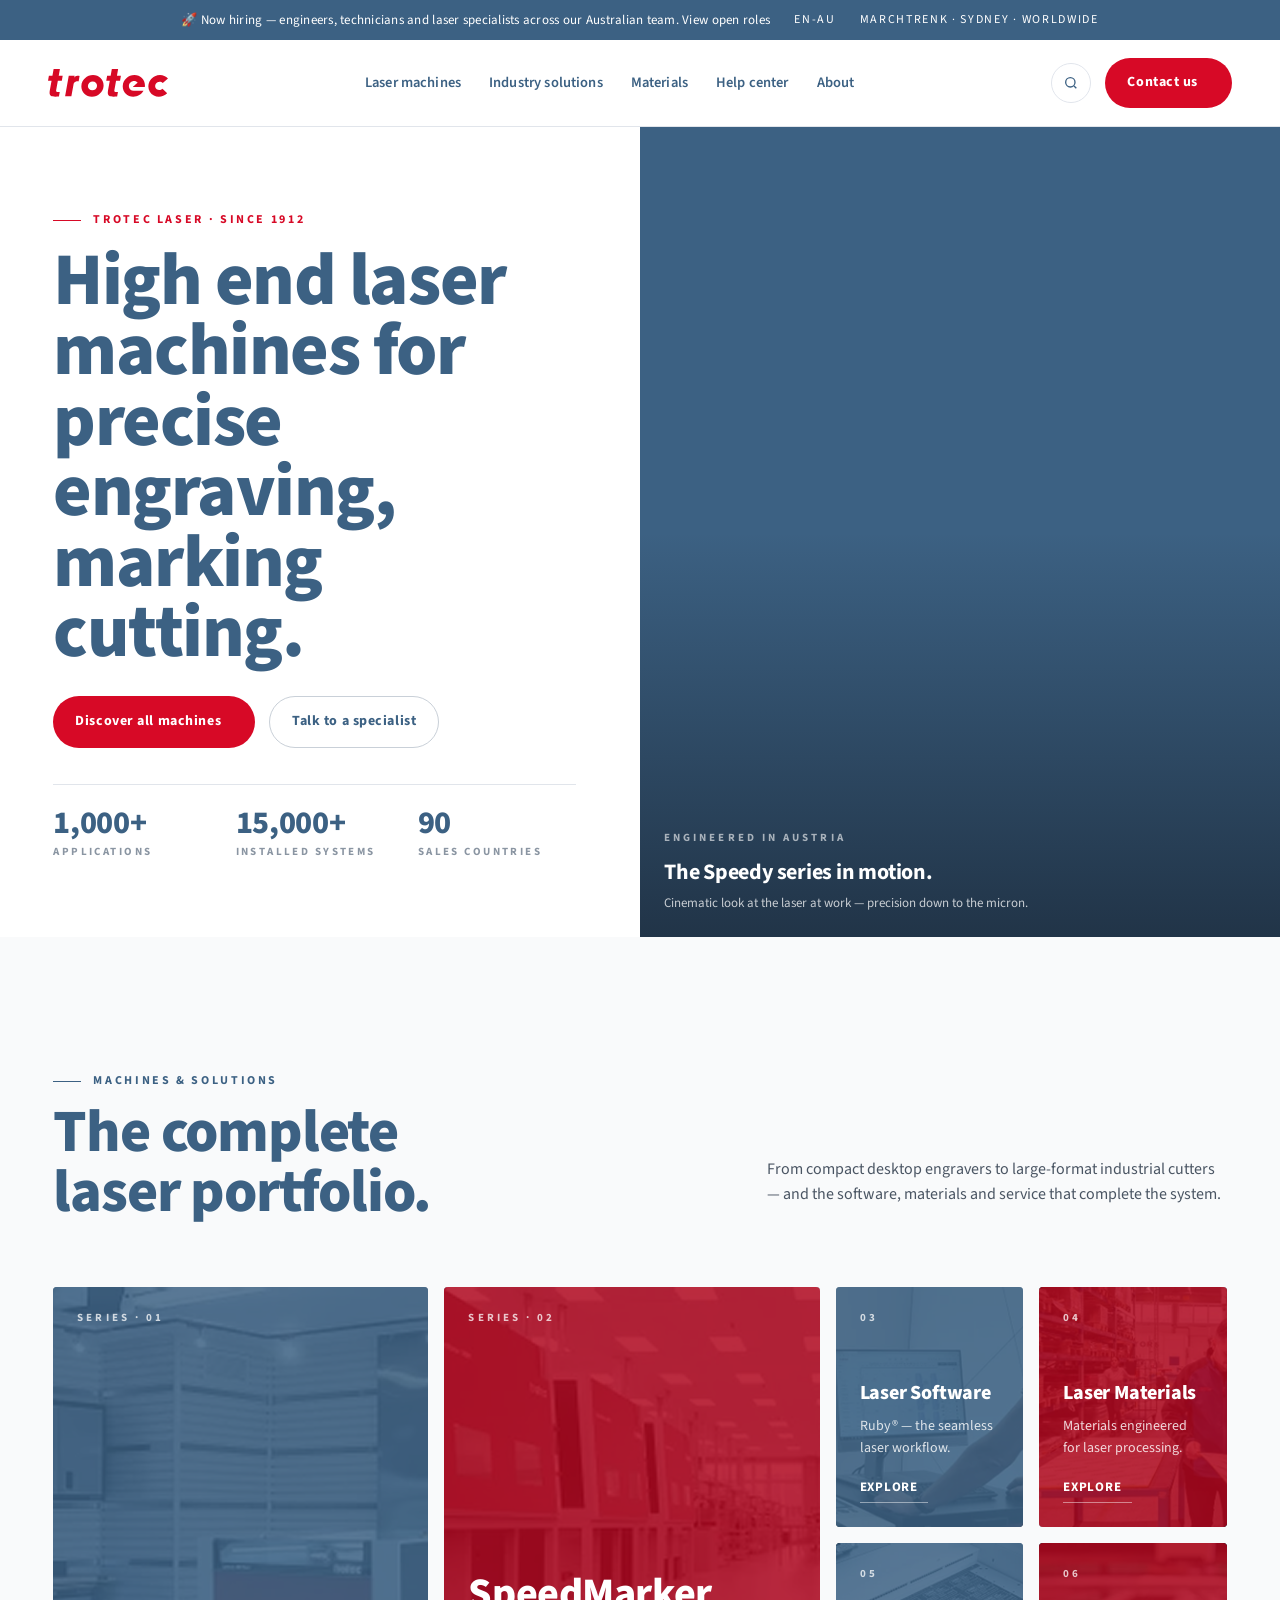
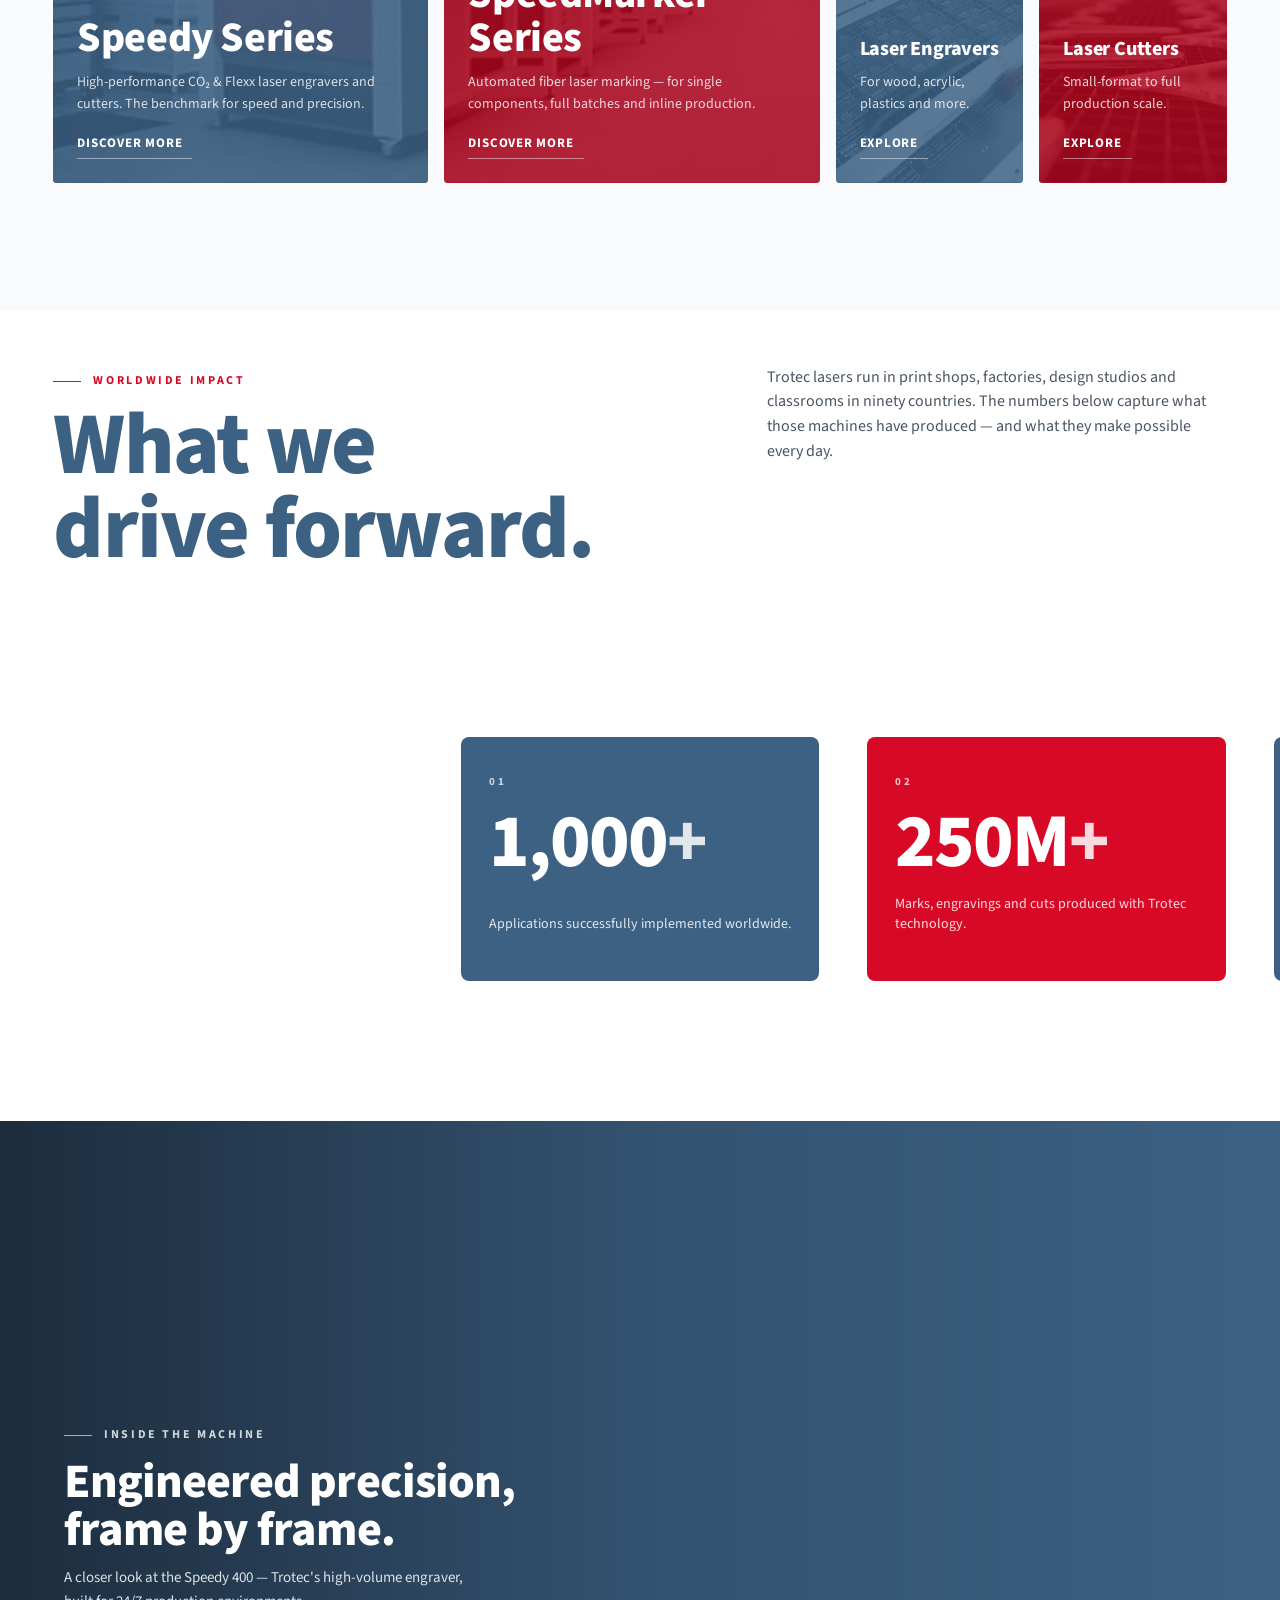
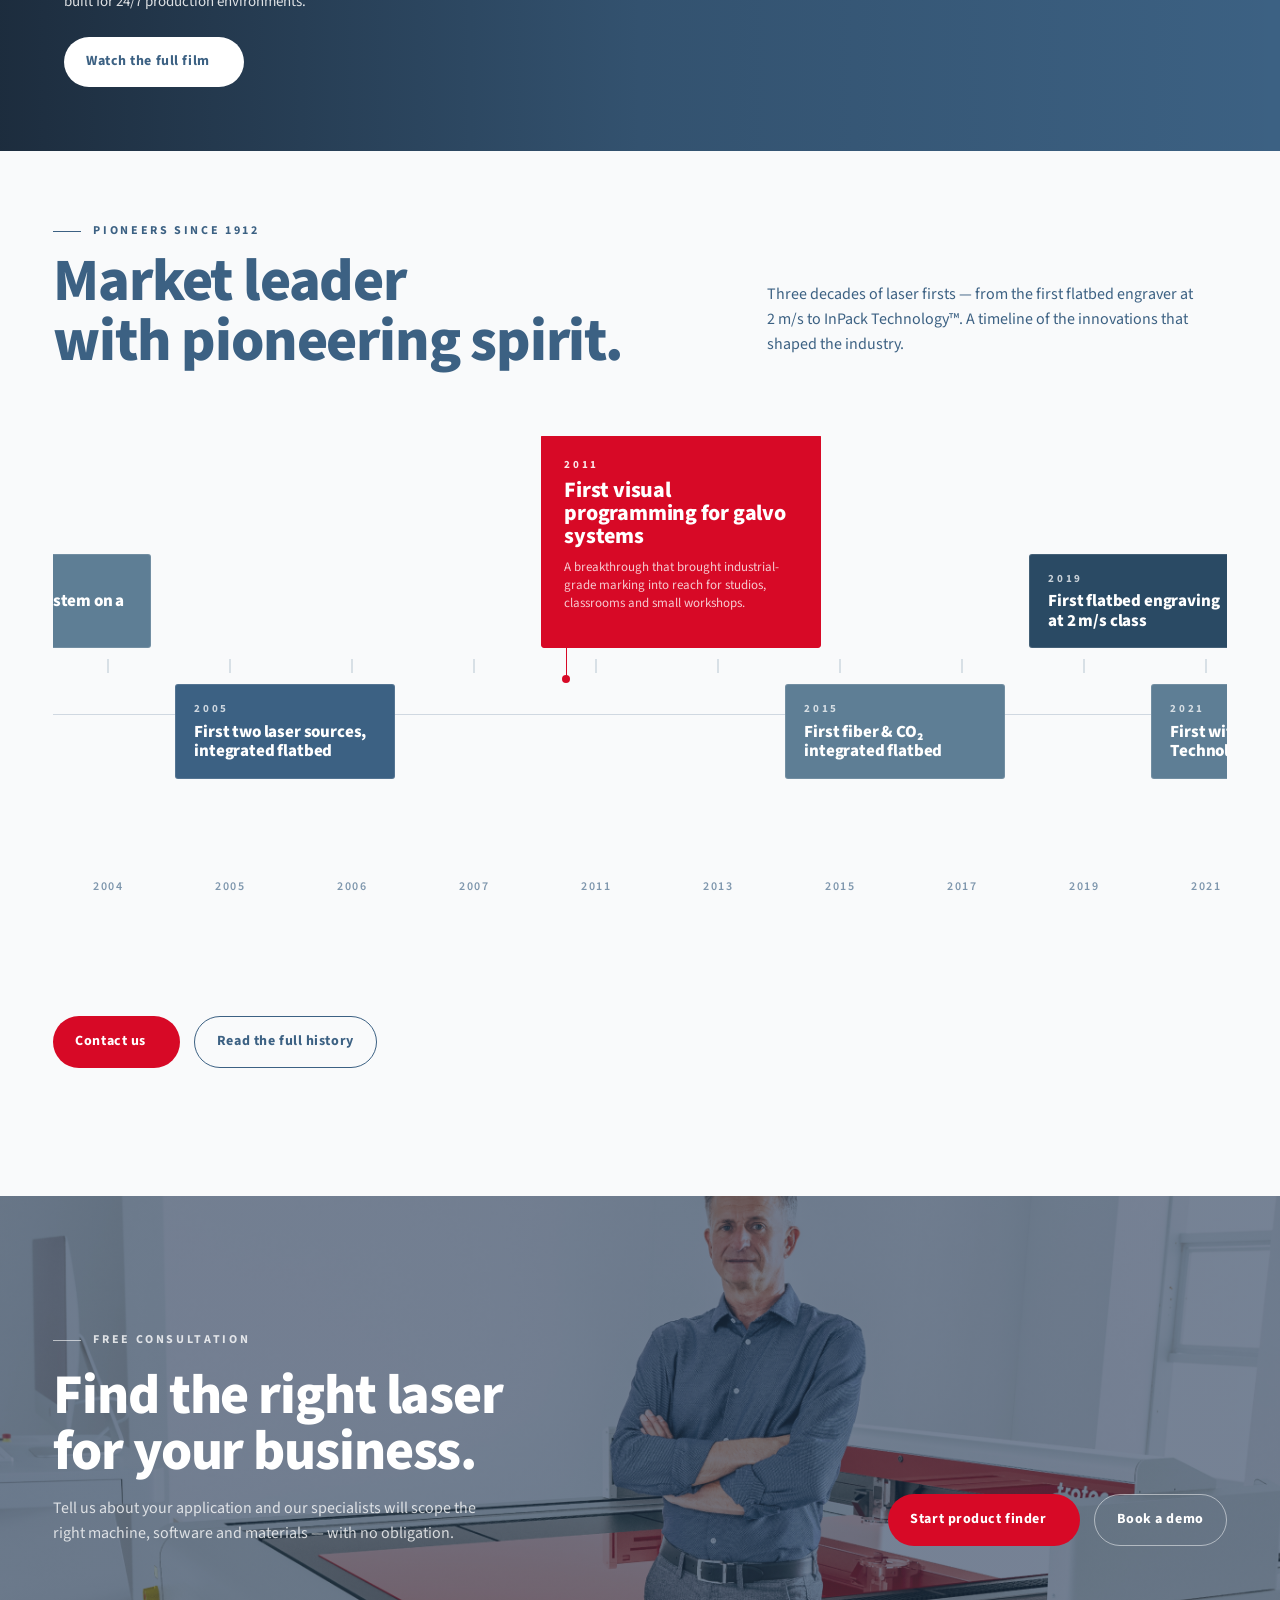
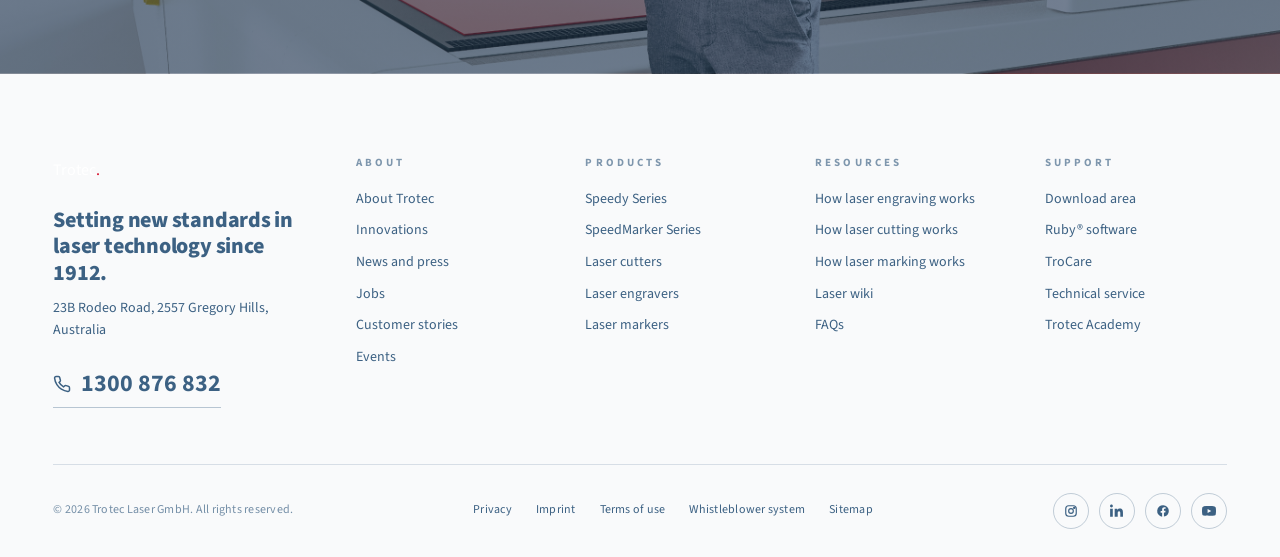
<file: index.html>
<!doctype html>
<html lang="en">
<head>
<meta charset="utf-8">
<meta name="viewport" content="width=device-width, initial-scale=1">
<title>Trotec Laser — Precision laser machines for engraving, marking & cutting</title>
<link rel="preconnect" href="https://fonts.googleapis.com">
<link rel="preconnect" href="https://fonts.gstatic.com" crossorigin>
<link href="https://fonts.googleapis.com/css2?family=Source+Sans+3:ital,wght@0,200;0,300;0,400;0,500;0,600;0,700;0,800;0,900;1,400&display=swap" rel="stylesheet">
<link rel="stylesheet" href="style.css">

</head>
<body>

<!-- ============================================================
     ANNOUNCEMENT STRIP
============================================================ -->
<div class="strip">
  <div class="container strip__inner">
    <div>🚀 Now hiring — engineers, technicians and laser specialists across our Australian team. <a href="#">View open roles</a></div>
    <div class="strip__meta">
      <span>en-AU</span>
      <span>Marchtrenk · Sydney · Worldwide</span>
    </div>
  </div>
</div>

<!-- ============================================================
     HEADER
============================================================ -->
<header class="header">
  <div class="container nav">
    <a class="brand" href="#" aria-label="Trotec">
      <img class="brand__logo" src="trotec-logo.svg" alt="Trotec">
    </a>
    <nav>
      <ul class="menu">
        <li><a href="#products">Laser machines</a></li>
        <li><a href="#">Industry solutions</a></li>
        <li><a href="#">Materials</a></li>
        <li><a href="#">Help center</a></li>
        <li><a href="#timeline">About</a></li>
      </ul>
    </nav>
    <div class="nav__actions">
      <button class="icon-btn" aria-label="Search">
        <svg viewBox="0 0 24 24" fill="none" stroke="currentColor" stroke-width="2"><circle cx="11" cy="11" r="7"/><path d="m20 20-3.5-3.5"/></svg>
      </button>
      <a class="btn btn-primary" href="#cta">Contact us <span class="arr"></span></a>
    </div>
  </div>
</header>

<!-- ============================================================
     HERO
============================================================ -->
<section class="hero">


  <div class="container">
    <div class="hero__grid">
      <div class="hero__copy reveal">
        <span class="eyebrow">Trotec Laser · Since 1912</span>
        <h1 class="display">
          High end laser machines for<br>
    precise engraving, marking cutting.
        </h1>

        <div class="hero__cta">
          <a class="btn btn-primary" href="#products">Discover all machines <span class="arr"></span></a>
          <a class="btn btn-ghost" href="#cta">Talk to a specialist</a>
        </div>
        <div class="hero__meta">
          <div><strong>1,000+</strong><span>Applications</span></div>
          <div><strong>15,000+</strong><span>Installed systems</span></div>
          <div><strong>90</strong><span>Sales countries</span></div>
        </div>
      </div>

      <div class="hero__video reveal" aria-label="Trotec Speedy 400 in operation">
        <video autoplay muted loop playsinline preload="metadata" poster="">
          <source src="trotec-laser-intro.mp4" type="video/mp4">
        </video>
        <div class="hero__video-caption">
          <span class="kicker" style="color:rgba(255,255,255,.6)">Engineered in Austria</span>
          <h3>The Speedy series in motion.</h3>
          <p>Cinematic look at the laser at work — precision down to the micron.</p>
        </div>
      </div>
    </div>
  </div>
</section>

<!-- ============================================================
     PRODUCTS (slide 38)
============================================================ -->
<section class="section section--paper" id="products">
  <div class="container">
    <div class="s-head">
      <div>
        <span class="eyebrow blue">Machines &amp; Solutions</span>
        <h2>The complete<br>laser portfolio.</h2>
      </div>
      <p class="s-head__lead">
        From compact desktop engravers to large-format industrial cutters — and the
        software, materials and service that complete the system.
      </p>
    </div>

    <div class="products">
      <a class="card card--xl reveal" href="#">
        <div class="card__media bg-speedy"></div>
        <span class="card__num">SERIES · 01</span>
        <h3 class="card__title">Speedy Series</h3>
        <p class="card__desc">High-performance CO₂ &amp; Flexx laser engravers and cutters. The benchmark for speed and precision.</p>
        <span class="card__cta">Discover more <span class="arr"></span></span>
      </a>

      <a class="card card--xl reveal" href="#">
        <div class="card__media bg-speedmarker"></div>
        <span class="card__num">SERIES · 02</span>
        <h3 class="card__title">SpeedMarker Series</h3>
        <p class="card__desc">Automated fiber laser marking — for single components, full batches and inline production.</p>
        <span class="card__cta">Discover more <span class="arr"></span></span>
      </a>

      <a class="card card--md reveal" href="#">
        <div class="card__media bg-software"></div>
        <span class="card__num">03</span>
        <h3 class="card__title">Laser Software</h3>
        <p class="card__desc">Ruby® — the seamless laser workflow.</p>
        <span class="card__cta">Explore <span class="arr"></span></span>
      </a>

      <a class="card card--md reveal" href="#">
        <div class="card__media bg-materials"></div>
        <span class="card__num">04</span>
        <h3 class="card__title">Laser Materials</h3>
        <p class="card__desc">Materials engineered for laser processing.</p>
        <span class="card__cta">Explore <span class="arr"></span></span>
      </a>

      <a class="card card--md reveal" href="#">
        <div class="card__media bg-engravers"></div>
        <span class="card__num">05</span>
        <h3 class="card__title">Laser Engravers</h3>
        <p class="card__desc">For wood, acrylic, plastics and more.</p>
        <span class="card__cta">Explore <span class="arr"></span></span>
      </a>

      <a class="card card--md reveal" href="#">
        <div class="card__media bg-cutter"></div>
        <span class="card__num">06</span>
        <h3 class="card__title">Laser Cutters</h3>
        <p class="card__desc">Small-format to full production scale.</p>
        <span class="card__cta">Explore <span class="arr"></span></span>
      </a>
    </div>
  </div>
</section>

<!-- ============================================================
     STATS (slide 52) — "What we drive"
============================================================ -->
<section class="section stats">
  <!-- Decorative globe -->
  <div class="stats__bg" aria-hidden="true">
    <video autoplay muted loop playsinline preload="metadata">
      <source src="globe-2.mov" type="video/mp4">
    </video>
  </div>

  <div class="container">
    <div class="stats__intro reveal">
      <div>
        <span class="eyebrow">Worldwide impact</span>
        <h2>What we<br>drive forward.</h2>
      </div>
      <p>
        Trotec lasers run in print shops, factories, design studios and classrooms in
        ninety countries. The numbers below capture what those machines have produced —
        and what they make possible every day.
      </p>
    </div>

    <div class="stat-grid reveal" role="region" aria-label="Trotec key figures" tabindex="0">
      <div class="stat">
        <span class="stat__index">01</span>
        <div class="stat__num">1,000<span class="stat__plus">+</span></div>
        <p class="stat__label">Applications successfully implemented worldwide.</p>
      </div>
      <div class="stat stat--accent">
        <span class="stat__index">02</span>
        <div class="stat__num">250M<span class="stat__plus">+</span></div>
        <p class="stat__label">Marks, engravings and cuts produced with Trotec technology.</p>
      </div>
      <div class="stat stat--blue">
        <span class="stat__index">03</span>
        <div class="stat__num">15,000<span class="stat__plus">+</span></div>
        <p class="stat__label">Installed laser systems across industry, education and craft.</p>
      </div>
      <div class="stat stat--accent">
        <span class="stat__index">04</span>
        <div class="stat__num">96<span class="stat__plus">%</span></div>
        <p class="stat__label">Customer satisfaction across our worldwide service network.</p>
      </div>
      <div class="stat stat--blue">
        <span class="stat__index">05</span>
        <div class="stat__num">90<span class="stat__plus">+</span></div>
        <p class="stat__label">Countries served by our worldwide sales and service network.</p>
      </div>
      <div class="stat stat--accent">
        <span class="stat__index">06</span>
        <div class="stat__num">25<span class="stat__plus">+</span></div>
        <p class="stat__label">Years of pioneering innovation in industrial laser technology.</p>
      </div>
      <div class="stat stat--blue">
        <span class="stat__index">07</span>
        <div class="stat__num">40K<span class="stat__plus">+</span></div>
        <p class="stat__label">Satisfied customers across every continent and industry.</p>
      </div>
    </div>
  </div>
</section>

<!-- ============================================================
     FEATURE VIDEO BAND
============================================================ -->
<section class="section section--full-video">
  <div class="feature-video reveal">
    <video autoplay muted loop playsinline preload="metadata">
      <source src="trotec-laser-intro.mp4" type="video/mp4">
    </video>
    <div class="feature-video__copy">
      <span class="eyebrow light">Inside the machine</span>
      <h3>Engineered precision,<br>frame by frame.</h3>
      <p>A closer look at the Speedy 400 — Trotec's high-volume engraver, built for 24/7 production environments.</p>
      <a class="btn btn-light" href="#">Watch the full film <span class="arr"></span></a>
    </div>
  </div>
</section>

<!-- ============================================================
     TIMELINE (slide 51)
============================================================ -->
<section class="section section--ink" id="timeline">
  <div class="container timeline-wrap">
    <div class="s-head">
      <div>
        <span class="eyebrow light">Pioneers since 1912</span>
        <h2>Market leader<br>with pioneering spirit.</h2>
      </div>
      <p class="s-head__lead">
        Three decades of laser firsts — from the first flatbed engraver at 2&nbsp;m/s
        to InPack&nbsp;Technology™. A timeline of the innovations that shaped the industry.
      </p>
    </div>

    <div class="timeline-rail reveal">
      <div class="timeline-track" id="timelineTrack">

        <div class="year-col">
          <div class="milestone milestone--alt milestone--above" style="right:auto; min-width:180px;">
            <span class="milestone__year">1998</span>
            <div class="milestone__title">Flatbed engraver at 2 m/s</div>
          </div>
          <span class="year-col__y">1998</span>
        </div>
        <div class="year-col"><span class="year-col__y">1999</span></div>
        <div class="year-col"><span class="year-col__y">2000</span></div>
        <div class="year-col">
          <div class="milestone milestone--below" style="min-width:180px;">
            <span class="milestone__year">2001</span>
            <div class="milestone__title">Laser software without printer driver</div>
          </div>
          <span class="year-col__y">2001</span>
        </div>
        <div class="year-col"><span class="year-col__y">2002</span></div>
        <div class="year-col">
          <div class="milestone milestone--alt milestone--above">
            <span class="milestone__year">2003</span>
            <div class="milestone__title">First vision system on a laser plotter</div>
          </div>
          <span class="year-col__y">2003</span>
        </div>
        <div class="year-col"><span class="year-col__y">2004</span></div>
        <div class="year-col">
          <div class="milestone milestone--below">
            <span class="milestone__year">2005</span>
            <div class="milestone__title">First two laser sources, integrated flatbed</div>
          </div>
          <span class="year-col__y">2005</span>
        </div>
        <div class="year-col"><span class="year-col__y">2006</span></div>
        <div class="year-col"><span class="year-col__y">2007</span></div>
        <div class="year-col">
          <!-- The accent / featured milestone -->
          <div class="milestone milestone--accent milestone--above" style="right:auto;">
            <span class="milestone__year">2011</span>
            <div class="milestone__title">First visual programming for galvo systems</div>
            <p class="milestone__body">A breakthrough that brought industrial-grade marking into reach for studios, classrooms and small workshops.</p>
          </div>
          <span class="year-col__y">2011</span>
        </div>
        <div class="year-col"><span class="year-col__y">2013</span></div>
        <div class="year-col">
          <div class="milestone milestone--alt milestone--below">
            <span class="milestone__year">2015</span>
            <div class="milestone__title">First fiber &amp; CO₂ integrated flatbed</div>
          </div>
          <span class="year-col__y">2015</span>
        </div>
        <div class="year-col"><span class="year-col__y">2017</span></div>
        <div class="year-col">
          <div class="milestone milestone--above" style="background:#2a4a64;">
            <span class="milestone__year">2019</span>
            <div class="milestone__title">First flatbed engraving at 2 m/s class</div>
          </div>
          <span class="year-col__y">2019</span>
        </div>
        <div class="year-col">
          <div class="milestone milestone--alt milestone--below">
            <span class="milestone__year">2021</span>
            <div class="milestone__title">First with InPack Technology™</div>
          </div>
          <span class="year-col__y">2021</span>
        </div>
        <div class="year-col"><span class="year-col__y">2023</span></div>
        <div class="year-col"><span class="year-col__y">2024</span></div>
        <div class="year-col">
          <div class="milestone milestone--above" style="background:#2a4a64;">
            <span class="milestone__year">2026</span>
            <div class="milestone__title">Next-gen Ruby® workflow platform</div>
          </div>
          <span class="year-col__y">2026</span>
        </div>

      </div>
    </div>

    <div style="display:flex; gap:14px; margin-top:24px;">
      <a class="btn btn-primary" href="#cta">Contact us <span class="arr"></span></a>
      <a class="btn btn-outline-blue" href="#">Read the full history</a>
    </div>
  </div>
</section>

<!-- ============================================================
     CTA
============================================================ -->
<section class="section section--cta-full" id="cta">
  <div class="container">
    <div class="cta-block reveal">
      <div>
        <span class="eyebrow light">Free consultation</span>
        <h2>Find the right laser<br>for your business.</h2>
        <p>Tell us about your application and our specialists will scope the right machine,
          software and materials — with no obligation.</p>
      </div>
      <div class="cta-block__actions">
        <a class="btn btn-primary" href="#">Start product finder <span class="arr"></span></a>
        <a class="btn btn-outline-light" href="#">Book a demo</a>
      </div>
    </div>
  </div>
</section>

<!-- ============================================================
     FOOTER
============================================================ -->
<footer class="footer">
  <div class="container">
    <div class="footer__top">
      <div class="footer__brand">
        <a class="brand" href="#" style="color:#fff;">
          <span class="brand__mark"></span>
          <span>Trotec<span style="color:var(--red)">.</span></span>
        </a>
        <h4>Setting new standards in laser technology since 1912.</h4>
        <p>23B Rodeo Road, 2557 Gregory Hills, Australia</p>
        <a class="footer__phone" href="tel:1300876832">
          <svg viewBox="0 0 24 24" fill="none" stroke="currentColor" stroke-width="2" width="18" height="18"><path d="M22 16.92v3a2 2 0 0 1-2.18 2 19.79 19.79 0 0 1-8.63-3.07 19.5 19.5 0 0 1-6-6A19.79 19.79 0 0 1 2.12 4.18 2 2 0 0 1 4.11 2h3a2 2 0 0 1 2 1.72 12.84 12.84 0 0 0 .7 2.81 2 2 0 0 1-.45 2.11L8.09 9.91a16 16 0 0 0 6 6l1.27-1.27a2 2 0 0 1 2.11-.45 12.84 12.84 0 0 0 2.81.7A2 2 0 0 1 22 16.92z"/></svg>
          1300 876 832
        </a>
      </div>
      <div class="footer__col">
        <h5>About</h5>
        <ul>
          <li><a href="#">About Trotec</a></li>
          <li><a href="#">Innovations</a></li>
          <li><a href="#">News and press</a></li>
          <li><a href="#">Jobs</a></li>
          <li><a href="#">Customer stories</a></li>
          <li><a href="#">Events</a></li>
        </ul>
      </div>
      <div class="footer__col">
        <h5>Products</h5>
        <ul>
          <li><a href="#">Speedy Series</a></li>
          <li><a href="#">SpeedMarker Series</a></li>
          <li><a href="#">Laser cutters</a></li>
          <li><a href="#">Laser engravers</a></li>
          <li><a href="#">Laser markers</a></li>
        </ul>
      </div>
      <div class="footer__col">
        <h5>Resources</h5>
        <ul>
          <li><a href="#">How laser engraving works</a></li>
          <li><a href="#">How laser cutting works</a></li>
          <li><a href="#">How laser marking works</a></li>
          <li><a href="#">Laser wiki</a></li>
          <li><a href="#">FAQs</a></li>
        </ul>
      </div>
      <div class="footer__col">
        <h5>Support</h5>
        <ul>
          <li><a href="#">Download area</a></li>
          <li><a href="#">Ruby® software</a></li>
          <li><a href="#">TroCare</a></li>
          <li><a href="#">Technical service</a></li>
          <li><a href="#">Trotec Academy</a></li>
        </ul>
      </div>
    </div>

    <div class="footer__bottom">
      <div>© 2026 Trotec Laser GmbH. All rights reserved.</div>
      <div class="footer__legal">
        <a href="#">Privacy</a>
        <a href="#">Imprint</a>
        <a href="#">Terms of use</a>
        <a href="#">Whistleblower system</a>
        <a href="#">Sitemap</a>
      </div>
      <div class="footer__social">
        <a href="#" aria-label="Instagram"><svg viewBox="0 0 24 24" fill="none" stroke="currentColor" stroke-width="2"><rect x="3" y="3" width="18" height="18" rx="5"/><circle cx="12" cy="12" r="4"/><circle cx="17.5" cy="6.5" r="1" fill="currentColor"/></svg></a>
        <a href="#" aria-label="LinkedIn"><svg viewBox="0 0 24 24" fill="currentColor"><path d="M4.98 3.5C4.98 4.88 3.87 6 2.5 6S0 4.88 0 3.5 1.12 1 2.5 1s2.48 1.12 2.48 2.5zM.22 8h4.56v14H.22V8zM8 8h4.37v1.92h.06c.61-1.15 2.09-2.36 4.31-2.36 4.61 0 5.46 3.03 5.46 6.98V22h-4.55v-6.16c0-1.47-.03-3.36-2.05-3.36-2.05 0-2.37 1.6-2.37 3.26V22H8V8z"/></svg></a>
        <a href="#" aria-label="Facebook"><svg viewBox="0 0 24 24" fill="currentColor"><path d="M22 12a10 10 0 1 0-11.5 9.88v-7H8v-2.88h2.5V9.4c0-2.48 1.48-3.86 3.74-3.86 1.08 0 2.21.19 2.21.19v2.43h-1.25c-1.23 0-1.61.76-1.61 1.55v1.87h2.74L15.9 14.5h-2.31v6.99A10 10 0 0 0 22 12z"/></svg></a>
        <a href="#" aria-label="YouTube"><svg viewBox="0 0 24 24" fill="currentColor"><path d="M23.5 6.2a3 3 0 0 0-2.1-2.1C19.5 3.5 12 3.5 12 3.5s-7.5 0-9.4.6A3 3 0 0 0 .5 6.2 31 31 0 0 0 0 12a31 31 0 0 0 .5 5.8 3 3 0 0 0 2.1 2.1c1.9.6 9.4.6 9.4.6s7.5 0 9.4-.6a3 3 0 0 0 2.1-2.1A31 31 0 0 0 24 12a31 31 0 0 0-.5-5.8zM9.6 15.6V8.4l6.3 3.6-6.3 3.6z"/></svg></a>
      </div>
    </div>
  </div>
</footer>

<script>
  // Reveal-on-scroll
  const io = new IntersectionObserver((entries) => {
    entries.forEach(e => {
      if (e.isIntersecting) {
        e.target.classList.add('is-in');
        io.unobserve(e.target);
      }
    });
  }, { threshold: 0.4 });
  document.querySelectorAll('.reveal').forEach(el => io.observe(el));

  // Auto-scroll the timeline to the accent milestone on load (centered)
  window.addEventListener('load', () => {
    const track = document.getElementById('timelineTrack');
    const accent = track && track.querySelector('.milestone--accent');
    if (track && accent) {
      const target = accent.parentElement.offsetLeft - (track.clientWidth / 2) + (accent.parentElement.offsetWidth / 2);
      track.scrollTo({ left: Math.max(0, target), behavior: 'smooth' });
    }
  });
</script>

</body>
</html>
</file>
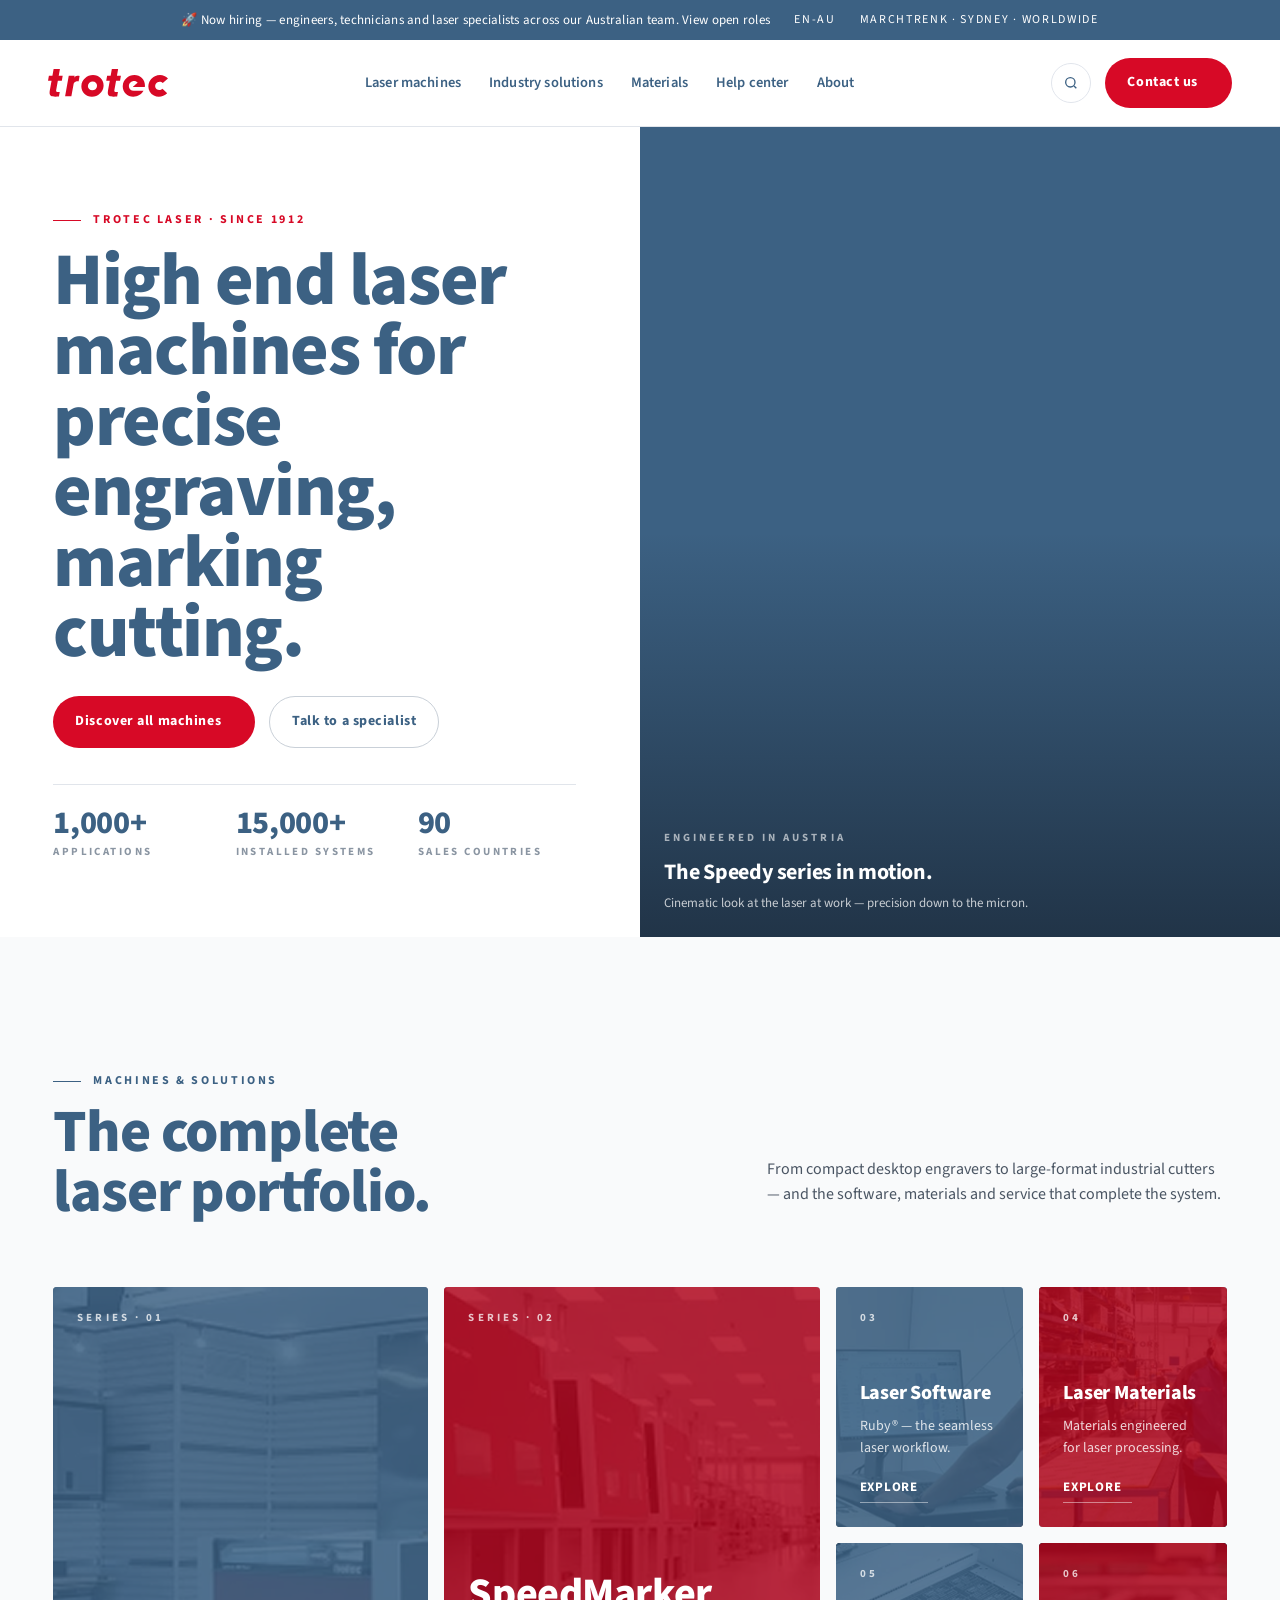
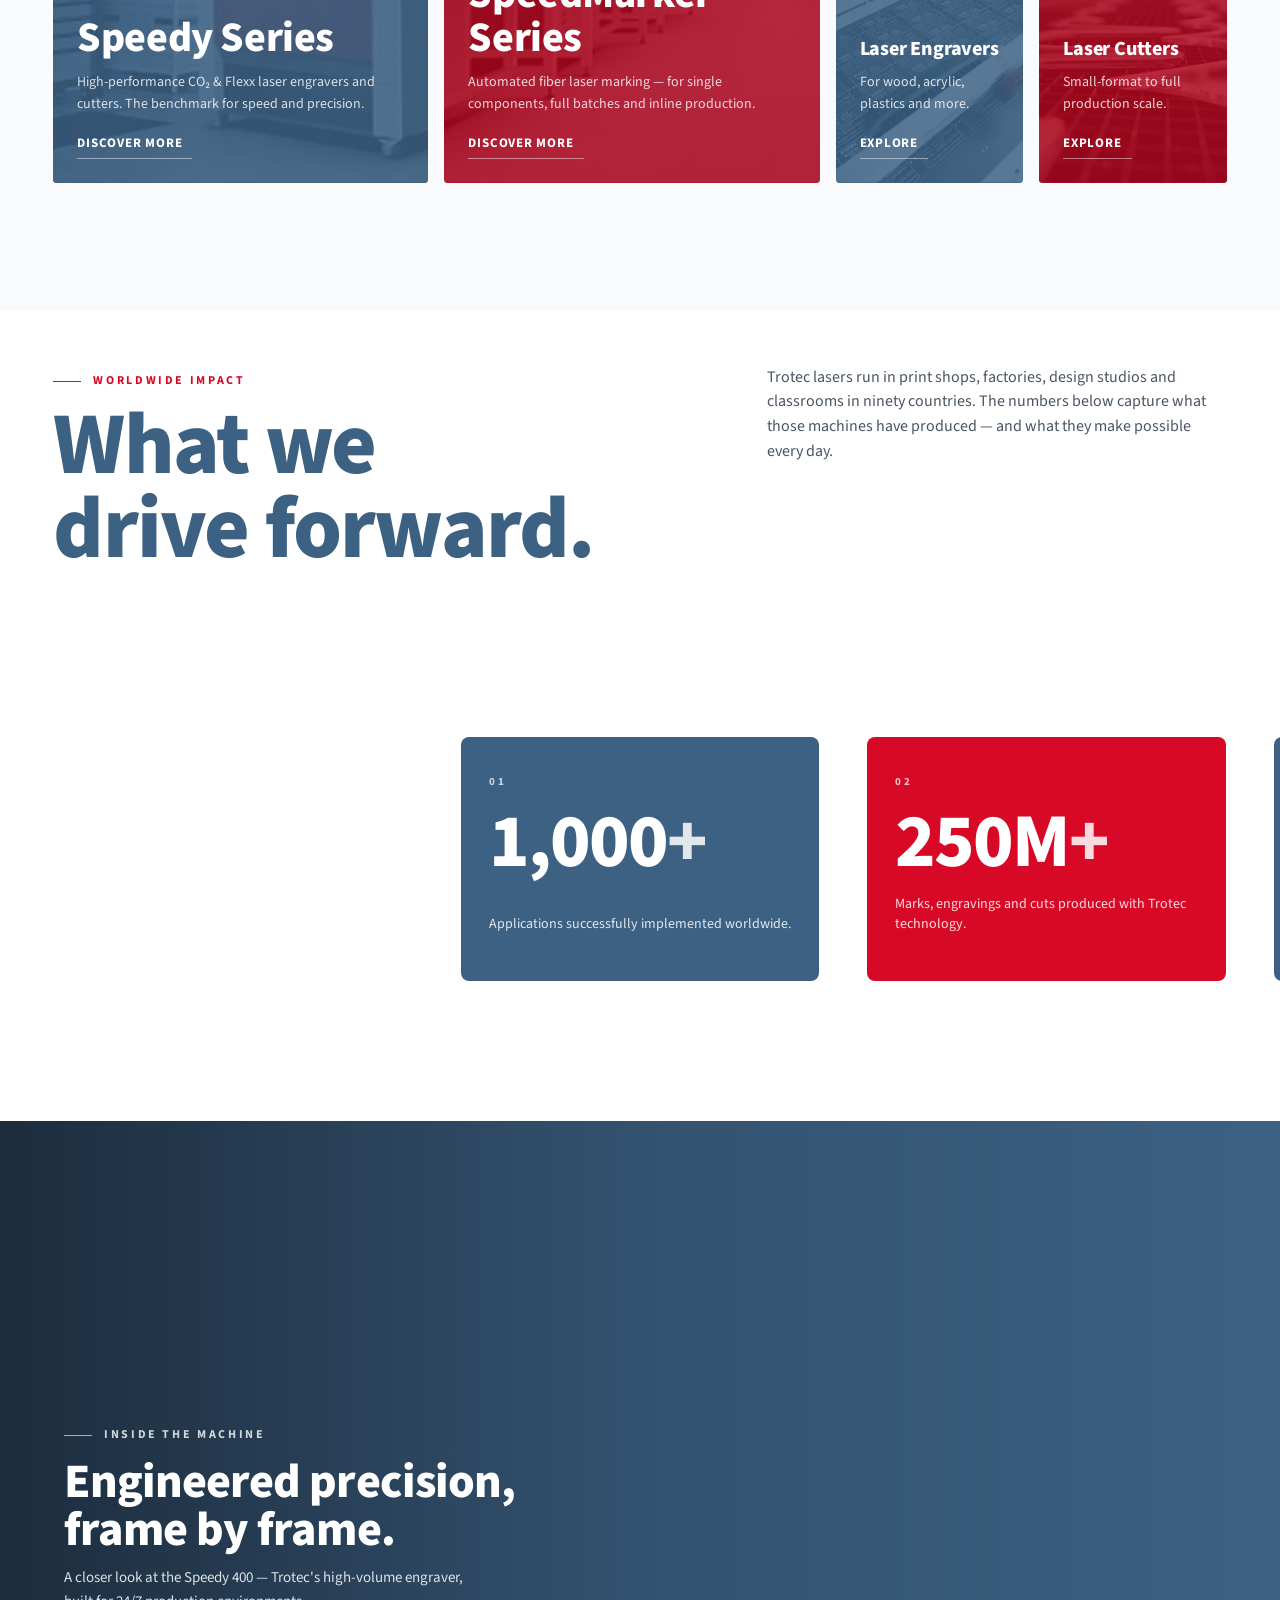
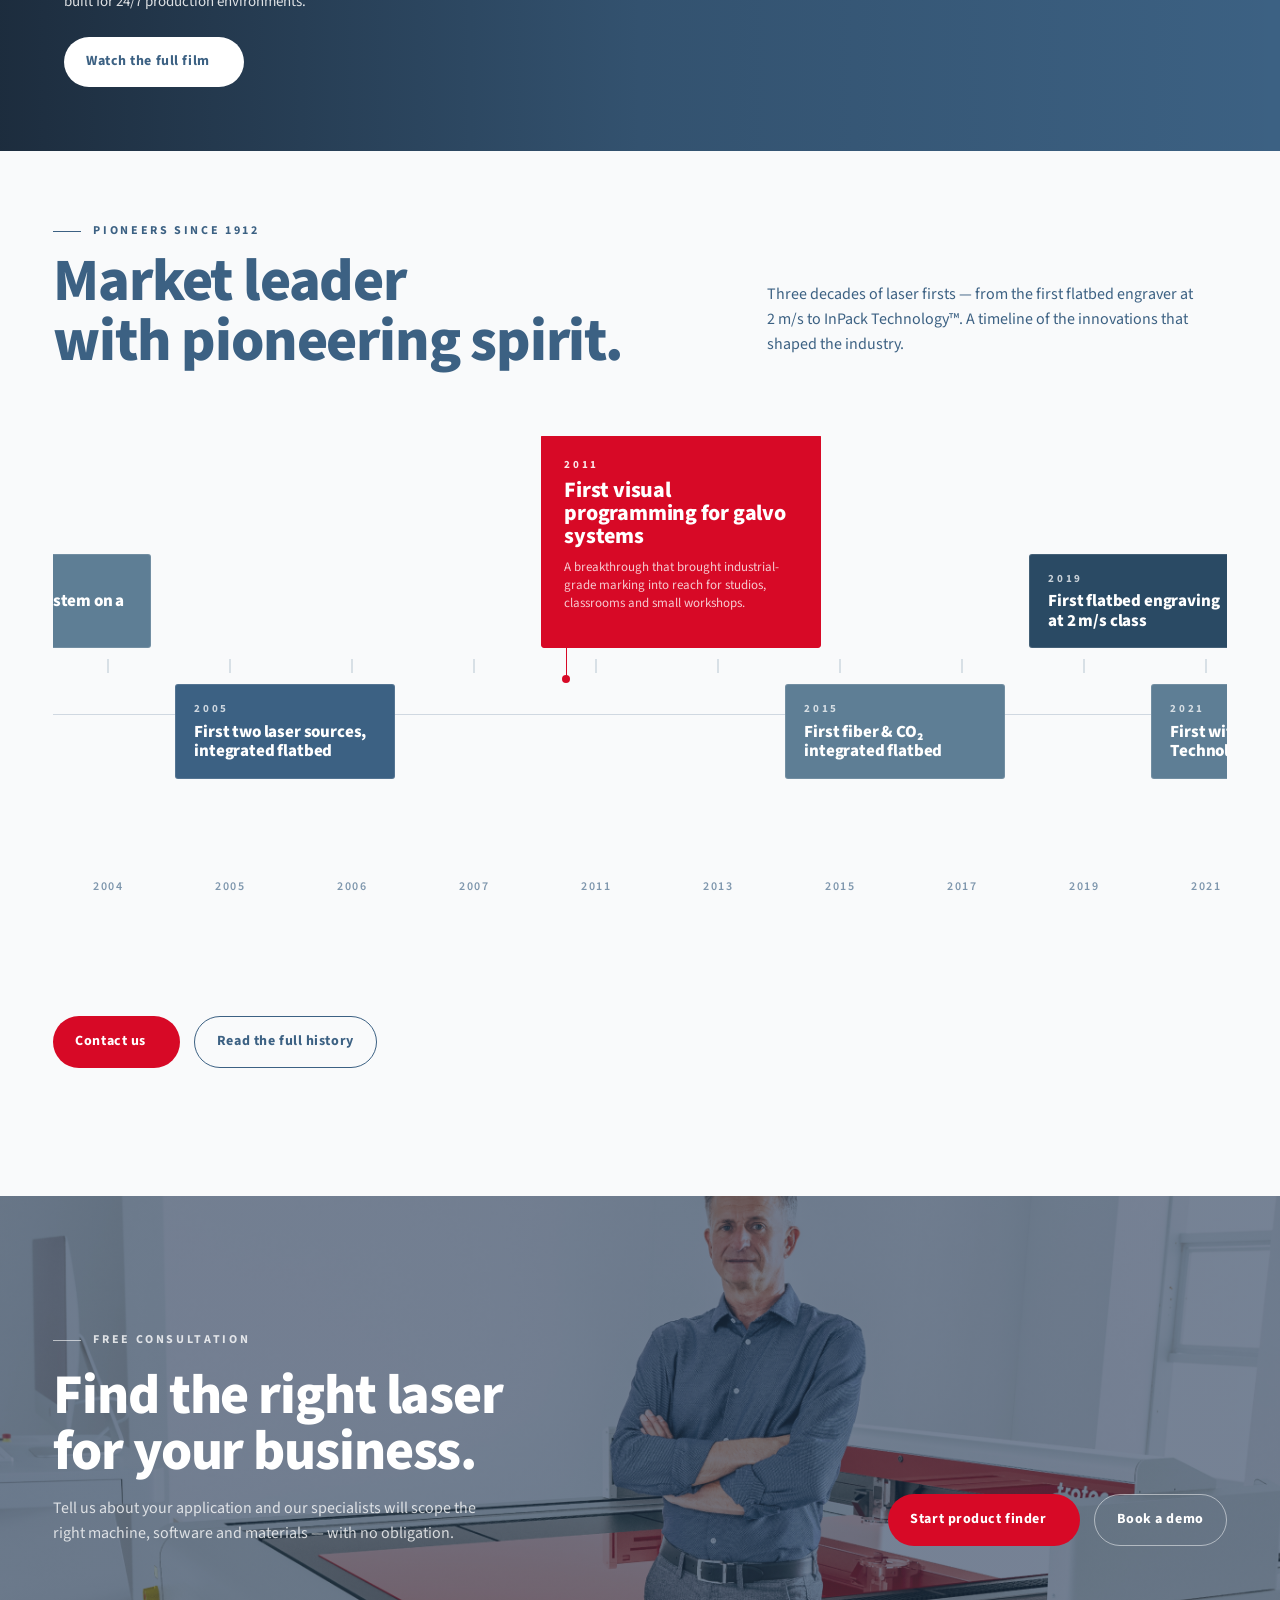
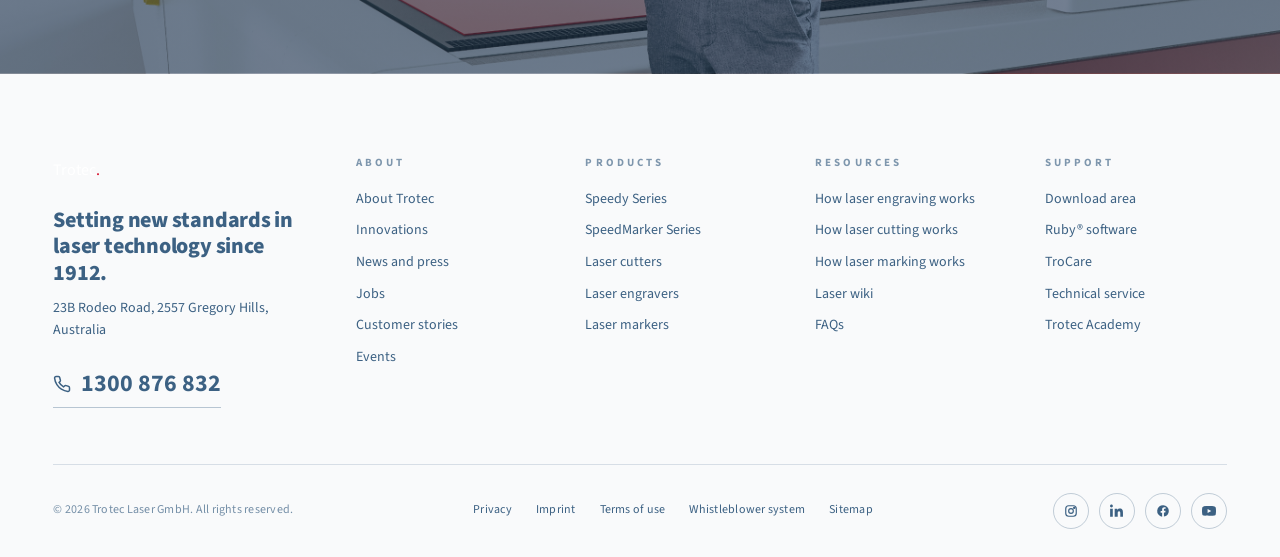
<file: trotec-laser-redesign.html>
<!doctype html>
<html lang="en">
<head>
<meta charset="utf-8">
<meta name="viewport" content="width=device-width, initial-scale=1">
<title>Trotec Laser — Precision laser machines for engraving, marking & cutting</title>
<link rel="preconnect" href="https://fonts.googleapis.com">
<link rel="preconnect" href="https://fonts.gstatic.com" crossorigin>
<link href="https://fonts.googleapis.com/css2?family=Source+Sans+3:ital,wght@0,200;0,300;0,400;0,500;0,600;0,700;0,800;0,900;1,400&display=swap" rel="stylesheet">
<link rel="stylesheet" href="style.css">

</head>
<body>

<!-- ============================================================
     ANNOUNCEMENT STRIP
============================================================ -->
<div class="strip">
  <div class="container strip__inner">
    <div>🚀 Now hiring — engineers, technicians and laser specialists across our Australian team. <a href="#">View open roles</a></div>
    <div class="strip__meta">
      <span>en-AU</span>
      <span>Marchtrenk · Sydney · Worldwide</span>
    </div>
  </div>
</div>

<!-- ============================================================
     HEADER
============================================================ -->
<header class="header">
  <div class="container nav">
    <a class="brand" href="#" aria-label="Trotec">
      <img class="brand__logo" src="trotec-logo.svg" alt="Trotec">
    </a>
    <nav>
      <ul class="menu">
        <li><a href="#products">Laser machines</a></li>
        <li><a href="#">Industry solutions</a></li>
        <li><a href="#">Materials</a></li>
        <li><a href="#">Help center</a></li>
        <li><a href="#timeline">About</a></li>
      </ul>
    </nav>
    <div class="nav__actions">
      <button class="icon-btn" aria-label="Search">
        <svg viewBox="0 0 24 24" fill="none" stroke="currentColor" stroke-width="2"><circle cx="11" cy="11" r="7"/><path d="m20 20-3.5-3.5"/></svg>
      </button>
      <a class="btn btn-primary" href="#cta">Contact us <span class="arr"></span></a>
    </div>
  </div>
</header>

<!-- ============================================================
     HERO
============================================================ -->
<section class="hero">


  <div class="container">
    <div class="hero__grid">
      <div class="hero__copy reveal">
        <span class="eyebrow">Trotec Laser · Since 1912</span>
        <h1 class="display">
          High end laser machines for<br>
    precise engraving, marking cutting.
        </h1>

        <div class="hero__cta">
          <a class="btn btn-primary" href="#products">Discover all machines <span class="arr"></span></a>
          <a class="btn btn-ghost" href="#cta">Talk to a specialist</a>
        </div>
        <div class="hero__meta">
          <div><strong>1,000+</strong><span>Applications</span></div>
          <div><strong>15,000+</strong><span>Installed systems</span></div>
          <div><strong>90</strong><span>Sales countries</span></div>
        </div>
      </div>

      <div class="hero__video reveal" aria-label="Trotec Speedy 400 in operation">
        <video autoplay muted loop playsinline preload="metadata" poster="">
          <source src="trotec-laser-intro.mp4" type="video/mp4">
        </video>
        <div class="hero__video-caption">
          <span class="kicker" style="color:rgba(255,255,255,.6)">Engineered in Austria</span>
          <h3>The Speedy series in motion.</h3>
          <p>Cinematic look at the laser at work — precision down to the micron.</p>
        </div>
      </div>
    </div>
  </div>
</section>

<!-- ============================================================
     PRODUCTS (slide 38)
============================================================ -->
<section class="section section--paper" id="products">
  <div class="container">
    <div class="s-head">
      <div>
        <span class="eyebrow blue">Machines &amp; Solutions</span>
        <h2>The complete<br>laser portfolio.</h2>
      </div>
      <p class="s-head__lead">
        From compact desktop engravers to large-format industrial cutters — and the
        software, materials and service that complete the system.
      </p>
    </div>

    <div class="products">
      <a class="card card--xl reveal" href="#">
        <div class="card__media bg-speedy"></div>
        <span class="card__num">SERIES · 01</span>
        <h3 class="card__title">Speedy Series</h3>
        <p class="card__desc">High-performance CO₂ &amp; Flexx laser engravers and cutters. The benchmark for speed and precision.</p>
        <span class="card__cta">Discover more <span class="arr"></span></span>
      </a>

      <a class="card card--xl reveal" href="#">
        <div class="card__media bg-speedmarker"></div>
        <span class="card__num">SERIES · 02</span>
        <h3 class="card__title">SpeedMarker Series</h3>
        <p class="card__desc">Automated fiber laser marking — for single components, full batches and inline production.</p>
        <span class="card__cta">Discover more <span class="arr"></span></span>
      </a>

      <a class="card card--md reveal" href="#">
        <div class="card__media bg-software"></div>
        <span class="card__num">03</span>
        <h3 class="card__title">Laser Software</h3>
        <p class="card__desc">Ruby® — the seamless laser workflow.</p>
        <span class="card__cta">Explore <span class="arr"></span></span>
      </a>

      <a class="card card--md reveal" href="#">
        <div class="card__media bg-materials"></div>
        <span class="card__num">04</span>
        <h3 class="card__title">Laser Materials</h3>
        <p class="card__desc">Materials engineered for laser processing.</p>
        <span class="card__cta">Explore <span class="arr"></span></span>
      </a>

      <a class="card card--md reveal" href="#">
        <div class="card__media bg-engravers"></div>
        <span class="card__num">05</span>
        <h3 class="card__title">Laser Engravers</h3>
        <p class="card__desc">For wood, acrylic, plastics and more.</p>
        <span class="card__cta">Explore <span class="arr"></span></span>
      </a>

      <a class="card card--md reveal" href="#">
        <div class="card__media bg-cutter"></div>
        <span class="card__num">06</span>
        <h3 class="card__title">Laser Cutters</h3>
        <p class="card__desc">Small-format to full production scale.</p>
        <span class="card__cta">Explore <span class="arr"></span></span>
      </a>
    </div>
  </div>
</section>

<!-- ============================================================
     STATS (slide 52) — "What we drive"
============================================================ -->
<section class="section stats">
  <!-- Decorative globe -->
  <div class="stats__bg" aria-hidden="true">
    <video autoplay muted loop playsinline preload="metadata">
      <source src="globe-2.mov" type="video/mp4">
    </video>
  </div>

  <div class="container">
    <div class="stats__intro reveal">
      <div>
        <span class="eyebrow">Worldwide impact</span>
        <h2>What we<br>drive forward.</h2>
      </div>
      <p>
        Trotec lasers run in print shops, factories, design studios and classrooms in
        ninety countries. The numbers below capture what those machines have produced —
        and what they make possible every day.
      </p>
    </div>

    <div class="stat-grid reveal" role="region" aria-label="Trotec key figures" tabindex="0">
      <div class="stat">
        <span class="stat__index">01</span>
        <div class="stat__num">1,000<span class="stat__plus">+</span></div>
        <p class="stat__label">Applications successfully implemented worldwide.</p>
      </div>
      <div class="stat stat--accent">
        <span class="stat__index">02</span>
        <div class="stat__num">250M<span class="stat__plus">+</span></div>
        <p class="stat__label">Marks, engravings and cuts produced with Trotec technology.</p>
      </div>
      <div class="stat stat--blue">
        <span class="stat__index">03</span>
        <div class="stat__num">15,000<span class="stat__plus">+</span></div>
        <p class="stat__label">Installed laser systems across industry, education and craft.</p>
      </div>
      <div class="stat stat--accent">
        <span class="stat__index">04</span>
        <div class="stat__num">96<span class="stat__plus">%</span></div>
        <p class="stat__label">Customer satisfaction across our worldwide service network.</p>
      </div>
      <div class="stat stat--blue">
        <span class="stat__index">05</span>
        <div class="stat__num">90<span class="stat__plus">+</span></div>
        <p class="stat__label">Countries served by our worldwide sales and service network.</p>
      </div>
      <div class="stat stat--accent">
        <span class="stat__index">06</span>
        <div class="stat__num">25<span class="stat__plus">+</span></div>
        <p class="stat__label">Years of pioneering innovation in industrial laser technology.</p>
      </div>
      <div class="stat stat--blue">
        <span class="stat__index">07</span>
        <div class="stat__num">40K<span class="stat__plus">+</span></div>
        <p class="stat__label">Satisfied customers across every continent and industry.</p>
      </div>
    </div>
  </div>
</section>

<!-- ============================================================
     FEATURE VIDEO BAND
============================================================ -->
<section class="section section--full-video">
  <div class="feature-video reveal">
    <video autoplay muted loop playsinline preload="metadata">
      <source src="trotec-laser-intro.mp4" type="video/mp4">
    </video>
    <div class="feature-video__copy">
      <span class="eyebrow light">Inside the machine</span>
      <h3>Engineered precision,<br>frame by frame.</h3>
      <p>A closer look at the Speedy 400 — Trotec's high-volume engraver, built for 24/7 production environments.</p>
      <a class="btn btn-light" href="#">Watch the full film <span class="arr"></span></a>
    </div>
  </div>
</section>

<!-- ============================================================
     TIMELINE (slide 51)
============================================================ -->
<section class="section section--ink" id="timeline">
  <div class="container timeline-wrap">
    <div class="s-head">
      <div>
        <span class="eyebrow light">Pioneers since 1912</span>
        <h2>Market leader<br>with pioneering spirit.</h2>
      </div>
      <p class="s-head__lead">
        Three decades of laser firsts — from the first flatbed engraver at 2&nbsp;m/s
        to InPack&nbsp;Technology™. A timeline of the innovations that shaped the industry.
      </p>
    </div>

    <div class="timeline-rail reveal">
      <div class="timeline-track" id="timelineTrack">

        <div class="year-col">
          <div class="milestone milestone--alt milestone--above" style="right:auto; min-width:180px;">
            <span class="milestone__year">1998</span>
            <div class="milestone__title">Flatbed engraver at 2 m/s</div>
          </div>
          <span class="year-col__y">1998</span>
        </div>
        <div class="year-col"><span class="year-col__y">1999</span></div>
        <div class="year-col"><span class="year-col__y">2000</span></div>
        <div class="year-col">
          <div class="milestone milestone--below" style="min-width:180px;">
            <span class="milestone__year">2001</span>
            <div class="milestone__title">Laser software without printer driver</div>
          </div>
          <span class="year-col__y">2001</span>
        </div>
        <div class="year-col"><span class="year-col__y">2002</span></div>
        <div class="year-col">
          <div class="milestone milestone--alt milestone--above">
            <span class="milestone__year">2003</span>
            <div class="milestone__title">First vision system on a laser plotter</div>
          </div>
          <span class="year-col__y">2003</span>
        </div>
        <div class="year-col"><span class="year-col__y">2004</span></div>
        <div class="year-col">
          <div class="milestone milestone--below">
            <span class="milestone__year">2005</span>
            <div class="milestone__title">First two laser sources, integrated flatbed</div>
          </div>
          <span class="year-col__y">2005</span>
        </div>
        <div class="year-col"><span class="year-col__y">2006</span></div>
        <div class="year-col"><span class="year-col__y">2007</span></div>
        <div class="year-col">
          <!-- The accent / featured milestone -->
          <div class="milestone milestone--accent milestone--above" style="right:auto;">
            <span class="milestone__year">2011</span>
            <div class="milestone__title">First visual programming for galvo systems</div>
            <p class="milestone__body">A breakthrough that brought industrial-grade marking into reach for studios, classrooms and small workshops.</p>
          </div>
          <span class="year-col__y">2011</span>
        </div>
        <div class="year-col"><span class="year-col__y">2013</span></div>
        <div class="year-col">
          <div class="milestone milestone--alt milestone--below">
            <span class="milestone__year">2015</span>
            <div class="milestone__title">First fiber &amp; CO₂ integrated flatbed</div>
          </div>
          <span class="year-col__y">2015</span>
        </div>
        <div class="year-col"><span class="year-col__y">2017</span></div>
        <div class="year-col">
          <div class="milestone milestone--above" style="background:#2a4a64;">
            <span class="milestone__year">2019</span>
            <div class="milestone__title">First flatbed engraving at 2 m/s class</div>
          </div>
          <span class="year-col__y">2019</span>
        </div>
        <div class="year-col">
          <div class="milestone milestone--alt milestone--below">
            <span class="milestone__year">2021</span>
            <div class="milestone__title">First with InPack Technology™</div>
          </div>
          <span class="year-col__y">2021</span>
        </div>
        <div class="year-col"><span class="year-col__y">2023</span></div>
        <div class="year-col"><span class="year-col__y">2024</span></div>
        <div class="year-col">
          <div class="milestone milestone--above" style="background:#2a4a64;">
            <span class="milestone__year">2026</span>
            <div class="milestone__title">Next-gen Ruby® workflow platform</div>
          </div>
          <span class="year-col__y">2026</span>
        </div>

      </div>
    </div>

    <div style="display:flex; gap:14px; margin-top:24px;">
      <a class="btn btn-primary" href="#cta">Contact us <span class="arr"></span></a>
      <a class="btn btn-outline-blue" href="#">Read the full history</a>
    </div>
  </div>
</section>

<!-- ============================================================
     CTA
============================================================ -->
<section class="section section--cta-full" id="cta">
  <div class="container">
    <div class="cta-block reveal">
      <div>
        <span class="eyebrow light">Free consultation</span>
        <h2>Find the right laser<br>for your business.</h2>
        <p>Tell us about your application and our specialists will scope the right machine,
          software and materials — with no obligation.</p>
      </div>
      <div class="cta-block__actions">
        <a class="btn btn-primary" href="#">Start product finder <span class="arr"></span></a>
        <a class="btn btn-outline-light" href="#">Book a demo</a>
      </div>
    </div>
  </div>
</section>

<!-- ============================================================
     FOOTER
============================================================ -->
<footer class="footer">
  <div class="container">
    <div class="footer__top">
      <div class="footer__brand">
        <a class="brand" href="#" style="color:#fff;">
          <span class="brand__mark"></span>
          <span>Trotec<span style="color:var(--red)">.</span></span>
        </a>
        <h4>Setting new standards in laser technology since 1912.</h4>
        <p>23B Rodeo Road, 2557 Gregory Hills, Australia</p>
        <a class="footer__phone" href="tel:1300876832">
          <svg viewBox="0 0 24 24" fill="none" stroke="currentColor" stroke-width="2" width="18" height="18"><path d="M22 16.92v3a2 2 0 0 1-2.18 2 19.79 19.79 0 0 1-8.63-3.07 19.5 19.5 0 0 1-6-6A19.79 19.79 0 0 1 2.12 4.18 2 2 0 0 1 4.11 2h3a2 2 0 0 1 2 1.72 12.84 12.84 0 0 0 .7 2.81 2 2 0 0 1-.45 2.11L8.09 9.91a16 16 0 0 0 6 6l1.27-1.27a2 2 0 0 1 2.11-.45 12.84 12.84 0 0 0 2.81.7A2 2 0 0 1 22 16.92z"/></svg>
          1300 876 832
        </a>
      </div>
      <div class="footer__col">
        <h5>About</h5>
        <ul>
          <li><a href="#">About Trotec</a></li>
          <li><a href="#">Innovations</a></li>
          <li><a href="#">News and press</a></li>
          <li><a href="#">Jobs</a></li>
          <li><a href="#">Customer stories</a></li>
          <li><a href="#">Events</a></li>
        </ul>
      </div>
      <div class="footer__col">
        <h5>Products</h5>
        <ul>
          <li><a href="#">Speedy Series</a></li>
          <li><a href="#">SpeedMarker Series</a></li>
          <li><a href="#">Laser cutters</a></li>
          <li><a href="#">Laser engravers</a></li>
          <li><a href="#">Laser markers</a></li>
        </ul>
      </div>
      <div class="footer__col">
        <h5>Resources</h5>
        <ul>
          <li><a href="#">How laser engraving works</a></li>
          <li><a href="#">How laser cutting works</a></li>
          <li><a href="#">How laser marking works</a></li>
          <li><a href="#">Laser wiki</a></li>
          <li><a href="#">FAQs</a></li>
        </ul>
      </div>
      <div class="footer__col">
        <h5>Support</h5>
        <ul>
          <li><a href="#">Download area</a></li>
          <li><a href="#">Ruby® software</a></li>
          <li><a href="#">TroCare</a></li>
          <li><a href="#">Technical service</a></li>
          <li><a href="#">Trotec Academy</a></li>
        </ul>
      </div>
    </div>

    <div class="footer__bottom">
      <div>© 2026 Trotec Laser GmbH. All rights reserved.</div>
      <div class="footer__legal">
        <a href="#">Privacy</a>
        <a href="#">Imprint</a>
        <a href="#">Terms of use</a>
        <a href="#">Whistleblower system</a>
        <a href="#">Sitemap</a>
      </div>
      <div class="footer__social">
        <a href="#" aria-label="Instagram"><svg viewBox="0 0 24 24" fill="none" stroke="currentColor" stroke-width="2"><rect x="3" y="3" width="18" height="18" rx="5"/><circle cx="12" cy="12" r="4"/><circle cx="17.5" cy="6.5" r="1" fill="currentColor"/></svg></a>
        <a href="#" aria-label="LinkedIn"><svg viewBox="0 0 24 24" fill="currentColor"><path d="M4.98 3.5C4.98 4.88 3.87 6 2.5 6S0 4.88 0 3.5 1.12 1 2.5 1s2.48 1.12 2.48 2.5zM.22 8h4.56v14H.22V8zM8 8h4.37v1.92h.06c.61-1.15 2.09-2.36 4.31-2.36 4.61 0 5.46 3.03 5.46 6.98V22h-4.55v-6.16c0-1.47-.03-3.36-2.05-3.36-2.05 0-2.37 1.6-2.37 3.26V22H8V8z"/></svg></a>
        <a href="#" aria-label="Facebook"><svg viewBox="0 0 24 24" fill="currentColor"><path d="M22 12a10 10 0 1 0-11.5 9.88v-7H8v-2.88h2.5V9.4c0-2.48 1.48-3.86 3.74-3.86 1.08 0 2.21.19 2.21.19v2.43h-1.25c-1.23 0-1.61.76-1.61 1.55v1.87h2.74L15.9 14.5h-2.31v6.99A10 10 0 0 0 22 12z"/></svg></a>
        <a href="#" aria-label="YouTube"><svg viewBox="0 0 24 24" fill="currentColor"><path d="M23.5 6.2a3 3 0 0 0-2.1-2.1C19.5 3.5 12 3.5 12 3.5s-7.5 0-9.4.6A3 3 0 0 0 .5 6.2 31 31 0 0 0 0 12a31 31 0 0 0 .5 5.8 3 3 0 0 0 2.1 2.1c1.9.6 9.4.6 9.4.6s7.5 0 9.4-.6a3 3 0 0 0 2.1-2.1A31 31 0 0 0 24 12a31 31 0 0 0-.5-5.8zM9.6 15.6V8.4l6.3 3.6-6.3 3.6z"/></svg></a>
      </div>
    </div>
  </div>
</footer>

<script>
  // Reveal-on-scroll
  const io = new IntersectionObserver((entries) => {
    entries.forEach(e => {
      if (e.isIntersecting) {
        e.target.classList.add('is-in');
        io.unobserve(e.target);
      }
    });
  }, { threshold: 0.4 });
  document.querySelectorAll('.reveal').forEach(el => io.observe(el));

  // Auto-scroll the timeline to the accent milestone on load (centered)
  window.addEventListener('load', () => {
    const track = document.getElementById('timelineTrack');
    const accent = track && track.querySelector('.milestone--accent');
    if (track && accent) {
      const target = accent.parentElement.offsetLeft - (track.clientWidth / 2) + (accent.parentElement.offsetWidth / 2);
      track.scrollTo({ left: Math.max(0, target), behavior: 'smooth' });
    }
  });
</script>

</body>
</html>
</file>
<file: style.css>
/* =========================================================
   TOKENS
   ========================================================= */
   :root {
    --blue:        #3C6183;
    --blue-700:    #3C6183;
    --blue-900:    #3C6183;
    --blue-50:     #F9FAFB;
    --blue-100:    #F9FAFB;
    --red:         #D70926;
    --red-700:     #B0061E;
    --ink:         #0F1620;
    --ink-soft:    #4A5563;
    --muted:       #8A95A2;
    --line:        #E1E5EB;
    --line-strong: #C9D0D8;
    --paper:       #FFF;
    --paper-warm:  #F9FAFB;
    --white:       #FFFFFF;
  
    --f-display: "Source Sans 3", "Source Sans Pro", -apple-system, BlinkMacSystemFont, sans-serif;
    --f-body:    "Source Sans 3", "Source Sans Pro", -apple-system, BlinkMacSystemFont, sans-serif;
  
    --gutter: clamp(20px, 4.1667vw, 60px);
    --r: 4px;
  }
  
  /* =========================================================
     RESET / BASE
     ========================================================= */
  *,*::before,*::after { box-sizing: border-box; }
  html { -webkit-text-size-adjust: 100%; scroll-behavior: smooth; }
  body {
    margin: 0;
    font-family: var(--f-body);
    font-weight: 400;
    color: var(--ink);
    background: var(--paper);
    -webkit-font-smoothing: antialiased;
    text-rendering: optimizeLegibility;
    line-height: 1.55;
    overflow-x: hidden;
  }
  img, video, svg { max-width: 100%; display: block; }
  a { color: inherit; text-decoration: none; }
  button { font: inherit; cursor: pointer; border: 0; background: transparent; color: inherit; }
  ::selection { background: var(--red); color: #fff; }
  
  .container {
    width: 100%;
    margin-inline: auto;
    padding-inline: var(--gutter);
  }
  
  /* Display headline */
  .display {
    font-family: var(--f-display);
    font-weight: 800;
    line-height: 0.95;
    letter-spacing: -0.02em;
    color: var(--blue-900);
  }
  .display em {
    font-style: italic;
    font-weight: 300;
    color: var(--blue);
  }
  .eyebrow {
    font-size: 12px;
    letter-spacing: 0.22em;
    text-transform: uppercase;
    font-weight: 700;
    color: var(--red);
    display: inline-flex;
    align-items: center;
    gap: 12px;
  }
  .eyebrow::before {
    content: "";
    width: 28px; height: 1px; background: var(--red);
  }
  .eyebrow.blue { color: var(--blue); }
  .eyebrow.blue::before { background: var(--blue); }
  .eyebrow.light { color: rgba(255,255,255,.8); }
  .eyebrow.light::before { background: rgba(255,255,255,.6); }
  
  .kicker {
    font-size: 11px;
    letter-spacing: 0.28em;
    text-transform: uppercase;
    font-weight: 700;
    color: var(--muted);
  }
  
  /* Buttons */
  .btn {
    display: inline-flex;
    align-items: center;
    gap: 12px;
    padding: 14px 22px;
    font-weight: 700;
    font-size: 14px;
    letter-spacing: 0.04em;
    border-radius: 999px;
    transition: transform .25s ease, background .25s ease, color .25s ease, border-color .25s ease;
  }
  .btn .arrow { width: 16px; height: 10px; }
  .btn:hover { transform: translateX(2px); }
  .btn-primary { background: var(--red); color: #fff; }
  .btn-primary:hover { background: var(--red-700); }
  .btn-ghost { background: transparent; color: var(--blue-900); border: 1px solid var(--line-strong); }
  .btn-ghost:hover { border-color: var(--blue-900); }
  .btn-light { background: #fff; color: var(--blue-900); }
  .btn-light:hover { background: var(--paper-warm); }
  .btn-on-blue { background: #fff; color: var(--blue-900); }
  .btn-outline-light { color: #fff; border: 1px solid rgba(255,255,255,.5); background: transparent; }
  .btn-outline-light:hover { border-color: #fff; background: rgba(255,255,255,.08); }
  
  /* =========================================================
     ANNOUNCEMENT STRIP
     ========================================================= */
  .strip {
    background: var(--blue-900);
    color: rgba(255,255,255);
    font-size: 13px;
    letter-spacing: 0.02em;
  }
  .strip__inner {
    display: flex; align-items: center; justify-content:center;
    padding: 10px 0;
    gap: 24px;
  }
  .strip__meta { display: none; gap: 24px; font-size: 12px; letter-spacing: 0.14em; text-transform: uppercase; color: rgba(255, 255, 255); }
  @media (min-width: 900px) { .strip__meta { display: flex; } }
  
  /* =========================================================
     HEADER
     ========================================================= */
  .header {
    position: sticky;
    top: 0;
    z-index: 50;
    background: rgba(255, 255, 255, 0.92);
    backdrop-filter: blur(12px);
    -webkit-backdrop-filter: blur(12px);
    border-bottom: 1px solid var(--line);
  }
  .nav {
    display: grid;
    grid-template-columns: auto 1fr auto;
    align-items: center;
    gap: 32px;
    padding: 18px 3rem;
  }
  .brand {
    display: inline-flex;
    align-items: center;
    color: var(--blue-900);
  }
  
  .brand__logo {
    display: block;
    width: clamp(120px, 9vw, 170px);
    height: auto;
  }
  
  .menu {
    display: none;
    list-style: none;
    margin: 0; padding: 0;
    gap: 28px;
    font-weight: 600;
    font-size: 14.5px;
    letter-spacing: 0.01em;
  }
  @media (min-width: 1000px) { .menu { display: flex; justify-content: center; } }
  .menu a {
    color: var(--blue-900);
    position: relative;
    padding: 4px 0;
  }
  .menu a::after {
    content: "";
    position: absolute; left: 0; right: 100%; bottom: -2px;
    height: 2px; background: var(--red);
    transition: right .3s ease;
  }
  .menu a:hover::after { right: 0; }
  
  .nav__actions { display: flex; align-items: center; gap: 14px; }
  .icon-btn {
    width: 40px; height: 40px;
    display: inline-grid; place-items: center;
    border-radius: 999px;
    border: 1px solid var(--line);
    color: var(--blue-900);
    transition: border-color .2s ease, color .2s ease;
  }
  .icon-btn:hover { border-color: var(--blue-900); }
  .icon-btn svg { width: 16px; height: 16px; }
  
  /* =========================================================
     HERO
     ========================================================= */
  .hero {
    position: relative;
    height: 90vh;
    max-height: 90vh;
    padding: 0;
    overflow: hidden;
    display: grid;
    align-items: stretch;
  }
  
  .hero > .container {
    height: 100%;
    min-height: 0;
    padding-right: 0;
  }
  
  .hero__grid {
    height: 100%;
    min-height: 0;
    display: grid;
    grid-template-columns: minmax(0, 1fr) 50vw;
    gap: clamp(32px, 5vw, 72px);
    align-items: stretch;
  }
  
  .hero__copy {
    min-width: 0;
    min-height: 0;
    align-self: center;
    padding-block: clamp(24px, 4vh, 48px);
  }
  
  .hero__copy h1 {
    margin: clamp(10px, 1.8vh, 18px) 0 0;
    font-size: clamp(40px, 5.8vw, 88px);
  }
  
  .hero__copy h1 .accent {
    display: inline-block;
    position: relative;
    color: var(--red);
  }
  
  .hero__copy h1 .accent::after {
    content: "";
    position: absolute;
    left: 0; right: 0; bottom: 0.08em;
    height: 0.12em;
    background: var(--red);
    opacity: 0.18;
    border-radius: 4px;
  }
  
  .hero__lead {
    margin-top: clamp(14px, 2.4vh, 24px);
    max-width: 540px;
    font-size: clamp(15px, 1.2vw, 17px);
    line-height: 1.5;
    color: var(--ink-soft);
  }
  
  .hero__cta {
    margin-top: clamp(18px, 3vh, 30px);
    display: flex;
    flex-wrap: wrap;
    gap: 14px;
  }
  
  .hero__meta {
    margin-top: clamp(22px, 4vh, 40px);
    padding-top: clamp(14px, 2.5vh, 22px);
    display: grid;
    grid-template-columns: repeat(3, minmax(0, 1fr));
    border-top: 1px solid var(--line);
    gap: 24px;
  }
  
  .hero__meta div { display: flex; flex-direction: column; gap: 4px; }
  
  .hero__meta strong {
    font-family: var(--f-display);
    font-size: clamp(24px, 3vw, 32px);
    font-weight: 800;
    color: var(--blue-900);
    letter-spacing: -0.01em;
    line-height: 1;
  }
  
  .hero__meta span {
    font-size: 11px;
    letter-spacing: 0.22em;
    text-transform: uppercase;
    font-weight: 700;
    color: var(--muted);
  }
  
  /* Hero video card */
  .hero__video {
    position: relative;
    width: 50vw;
    height: 100%;
    max-height: 90vh;
    min-height: 0;
    align-self: stretch;
    aspect-ratio: auto;
    background: var(--blue-900);
    overflow: hidden;
  }
  
  .hero__video video {
    position: absolute;
    inset: 0;
    width: 100%;
    height: 100%;
    object-fit: cover;
  }
  
  .hero__video::after {
    content: "";
    position: absolute;
    inset: 0;
    background: linear-gradient(180deg, rgba(15,22,32,0) 50%, rgba(15,22,32,.6) 100%);
    pointer-events: none;
  }
  
  .hero__video-tag {
    position: absolute;
    z-index: 2;
    left: 24px; top: 24px;
    display: inline-flex; align-items: center; gap: 10px;
    background: rgba(15,22,32,.45);
    backdrop-filter: blur(10px);
    -webkit-backdrop-filter: blur(10px);
    color: #fff;
    padding: 8px 14px;
    border-radius: 999px;
    font-size: 11px;
    letter-spacing: 0.22em;
    text-transform: uppercase;
    font-weight: 700;
  }
  
  .live-dot {
    width: 8px; height: 8px; border-radius: 50%;
    background: var(--red);
    animation: pulse 1.8s ease-in-out infinite;
  }
  
  @keyframes pulse {
    0%, 100% { box-shadow: 0 0 0 0 rgba(215,9,38,.6); }
    50%      { box-shadow: 0 0 0 10px rgba(215,9,38,0); }
  }
  
  .hero__video-caption {
    position: absolute;
    z-index: 2;
    left: 24px; right: 24px; bottom: 24px;
    color: #fff;
  }
  
  .hero__video-caption h3 {
    margin: 6px 0 4px;
    font-size: 22px;
    font-weight: 700;
    letter-spacing: -0.01em;
  }
  
  .hero__video-caption p {
    margin: 0;
    font-size: 13px;
    color: rgba(255,255,255,.75);
  }
  
  /* Mobile: stack naturally */
  @media (max-width: 999px) {
    .hero {
      height: auto;
      max-height: none;
      padding: clamp(32px, 8vw, 56px) 0;
    }
  
    .hero > .container {
      padding-right: var(--gutter);
    }
  
    .hero__grid {
      height: auto;
      grid-template-columns: 1fr;
      gap: 28px;
    }
  
    .hero__copy {
      padding-block: 0;
    }
  
    .hero__video {
      width: 100%;
      height: auto;
      max-height: none;
      aspect-ratio: 4 / 5;
    }
  }
  
  /* Decorative crosshair */
  .crosshair {
    position: absolute;
    width: 220px; height: 220px;
    pointer-events: none;
    opacity: 0.06;
    color: var(--blue-900);
  }
  .crosshair--tl { top: 80px; left: -60px; }
  .crosshair--br { bottom: -60px; right: -60px; }
  
  /* =========================================================
     SECTION HEADERS
     ========================================================= */
  .section { padding: clamp(72px, 10vw, 140px) 0; position: relative; }
  .section--paper { background: var(--paper-warm); }
  .section--blue  { background: var(--blue); color: #fff; }
  .section--ink   { background: var(--blue-900); color: #fff; }
  
  .s-head {
    display: grid;
    grid-template-columns: 1fr;
    gap: 24px;
    align-items: end;
    margin-bottom: clamp(40px, 5vw, 64px);
  }
  
  @media (min-width: 900px) {
    .s-head {
      grid-template-columns: auto auto;
      justify-content: space-between;
      gap: 48px;
    }
  
    .s-head > :last-child {
      justify-self: end;
    }
  }
  
  .s-head h2 {
    margin: 12px 0 0;
    font-size: clamp(32px, 4.8vw, 60px);
    font-family: var(--f-display);
    font-weight: 800;
    line-height: 1;
    letter-spacing: -0.02em;
    color: var(--blue-900);
  }
  .section--blue .s-head h2,
  .section--ink .s-head h2 { color: #fff; }
  
  .s-head__num {
    font-family: var(--f-display);
    font-weight: 200;
    font-size: 14px;
    letter-spacing: 0.32em;
    color: var(--muted);
  }
  .section--blue .s-head__num,
  .section--ink .s-head__num { color: rgba(255,255,255,.55); }
  .s-head__lead {
    max-width: 460px;
    font-size: 16px;
    color: var(--ink-soft);
  }
  .section--blue .s-head__lead,
  .section--ink .s-head__lead { color: rgba(255,255,255,.75); }
  
 /* =========================================================
   PRODUCTS — mirrors slide 38
   ========================================================= */
.products {
  display: grid;
  grid-template-columns: 1fr;
  gap: 16px;
}

@media (min-width: 700px) {
  .products {
    grid-template-columns: repeat(2, 1fr);
  }
}

@media (min-width: 1100px) {
  /* 4 columns × 2 rows. XL cards span both rows; md cards 3-6 form a 2×2. */
  .products {
    grid-template-columns: 2fr 2fr 1fr 1fr;
    grid-template-rows: 1fr 1fr;
    grid-auto-rows: auto;
    transition: grid-template-columns 1.6s cubic-bezier(.2,.7,.2,1);
  }

  .products .card {
    min-width: 0;         /* allow shrinking below content width */
    min-height: 240px;
  }

  .products .card--xl {
    grid-row: span 2;     /* span both rows so the right side stays 2×2 */
  }

  /* Hover the FIRST xl card → it grows, everything else shrinks */
  .products:has(> .card--xl:nth-child(1):hover) {
    grid-template-columns: 4.2fr 0.7fr 0.55fr 0.55fr;
  }

  /* Hover the SECOND xl card → mirror */
  .products:has(> .card--xl:nth-child(2):hover) {
    grid-template-columns: 0.7fr 4.2fr 0.55fr 0.55fr;
  }
}

.card {
  position: relative;
  display: flex;
  flex-direction: column;
  justify-content: flex-end;
  min-height: 240px;
  padding: 24px;
  border-radius: var(--r);
  overflow: hidden;
  isolation: isolate;
  color: #fff;
  background: var(--blue);
  transition: transform .4s cubic-bezier(.2,.7,.2,1);
}

.card:hover {
  transform: translateY(-4px);
}

.card__media {
  position: absolute;
  inset: 0;
  z-index: -2;
  background-size: cover;
  background-position: center;
  background-repeat: no-repeat;
  filter: saturate(.9);
  transition: transform .8s cubic-bezier(.2,.7,.2,1);
}

.card:hover .card__media {
  transform: scale(1.05);
}

.card::before {
  content: "";
  position: absolute;
  inset: 0;
  z-index: -1;
  background: rgba(60, 97, 131, 0.85);
  transition: background .3s ease;
}

.card:hover::before {
  background: rgba(60, 97, 131, 0.95);
}

.card:nth-child(even)::before {
  background: rgba(176, 6, 30, 0.85);
}

.card:nth-child(even):hover::before {
  background: rgba(176, 6, 30, 0.95);
}

.card__num {
  position: absolute;
  top: 22px;
  left: 24px;
  font-size: 11px;
  letter-spacing: 0.28em;
  font-weight: 700;
  color: rgba(255,255,255,.75);
}

.card__title {
  margin: 0 0 12px;
  font-family: var(--f-display);
  font-weight: 800;
  letter-spacing: -0.01em;
  line-height: 1.05;
  color: #fff;
}

.card--xl .card__title {
  font-size: clamp(28px, 3.4vw, 42px);
}

.card--md .card__title {
  font-size: 20px;
}

.card__desc {
  margin: 0 0 18px;
  font-size: 14px;
  color: rgba(255,255,255,.82);
  max-width: 320px;
}

.card__cta {
  display: inline-flex;
  align-items: center;
  gap: 10px;
  font-weight: 700;
  font-size: 13px;
  letter-spacing: 0.06em;
  text-transform: uppercase;
  border-bottom: 1px solid rgba(255,255,255,.45);
  padding-bottom: 4px;
  align-self: flex-start;
  transition: border-color .2s ease, gap .2s ease;
}

.card__cta:hover {
  border-color: #fff;
  gap: 14px;
}

/* Background images per card */
.bg-speedy {
  background-image: url("image 14.png");
}

.bg-speedmarker {
  background-image: url("image 15.png");
}

.bg-software {
  background-image: url("image 16.png");
}

.bg-materials {
  background-image: url("image 17.png");
}

.bg-engravers {
  background-image: url("image 18.png");
}

.bg-cutter {
  background-image: url("image 19.png");
}
  /* =========================================================
     STATS
     ========================================================= */
  .stats {
    position: relative;
    height: 90vh;
    min-height: 620px;
    overflow: hidden;
    padding: clamp(40px, 6vh, 72px) 0;
    padding-bottom: clamp(120px, 18vh, 140px);
  }

  .stats > .container {
    position: relative;
    z-index: 2;
    height: 100%;
    display: flex;
    flex-direction: column;
    justify-content: space-between;
  }

  .stats__bg {
    position: absolute;
    inset: 0;
    pointer-events: none;
    z-index: 0;
    overflow: hidden;
    opacity: 0.5;
  }
  
  .stats__bg video {
    width: 100%;
    height: 100%;
    object-fit: cover;
  }
  .stats__intro {
    position: relative;
    z-index: 2;
    display: grid;
    grid-template-columns: 1fr;
    gap: 24px;
    align-items: start;
    margin-bottom: 0;
  }
  
  @media (min-width: 900px) {
    .stats__intro {
      grid-template-columns: auto auto;
      justify-content: space-between;
      gap: 64px;
    }
  
    .stats__intro > :last-child {
      justify-self: end;
    }
  }

  .stats__intro h2 {
    margin: 14px 0 0;
    font-family: var(--f-display);
    font-weight: 800;
    font-size: clamp(40px, 7vw, 88px);
    line-height: 0.95;
    letter-spacing: -0.02em;
    color: var(--blue-900);
  }

  .stats__intro p {
    font-size: 16px;
    color: var(--ink-soft);
    max-width: 460px;
    margin: 0;
  }

  .stat-grid {
    --card-w: clamp(260px, 28vw, 360px);

    position: relative;
    z-index: 2;
    margin-top: auto;

    /* Horizontal rail */
    display: grid;
    grid-auto-flow: column;
    grid-auto-columns: var(--card-w);
    gap: 3rem;
    background: transparent;

    /* Break out of the container's side gutter so it can scroll edge-to-edge */
    margin-inline: calc(var(--gutter) * -1);

    /* Push first card to viewport center; allow last card to reach center too */
    padding-inline: max(var(--gutter), calc(50vw - var(--card-w) / 2));

    /* Scroll behaviour */
    overflow-x: auto;
    overscroll-behavior-x: contain;
    scroll-snap-type: x mandatory;
    scroll-padding-inline: max(var(--gutter), calc(50vw - var(--card-w) / 2));
    scroll-behavior: smooth;

    /* Hairline scrollbar */
    scrollbar-width: thin;
    scrollbar-color: rgba(255, 255, 255, .25) transparent;
  }

  .stat-grid::-webkit-scrollbar { height: 4px; }
  .stat-grid::-webkit-scrollbar-track { background: transparent; }
  .stat-grid::-webkit-scrollbar-thumb {
    background: rgba(255, 255, 255, .25);
    border-radius: 4px;
  }
  .stat-grid:focus-visible { outline: none; }

  @media (min-width: 900px) {
    .stat-grid {
      gap: 3rem;
    }
  }
  
  .stat {
    background: var(--blue);
    color: #fff;
    padding: 36px 28px 32px;
    position: relative;
    display: flex;
    flex-direction: column;
    gap: 18px;
    min-height: 240px;
    transition: background .3s ease;
    border-radius: 8px;

    /* Snap into viewport center on horizontal scroll */
    scroll-snap-align: center;
    scroll-snap-stop: always;
  }
  
  .stat:hover {
    background: var(--blue);
  }
  
  .stat--accent {
    background: var(--red);
    color: #fff;
  }
  
  .stat--accent:hover {
    background: var(--red);
  }
  
  .stat--blue {
    background: var(--blue);
    color: #fff;
  }
  
  .stat--blue:hover {
    background: var(--blue);
  }
  
  .stat__index {
    font-size: 11px;
    letter-spacing: 0.28em;
    font-weight: 700;
    color: rgba(255,255,255,.75);
  }
  
  .stat__num {
    font-family: var(--f-display);
    font-weight: 800;
    font-size: clamp(44px, 6vw, 76px);
    line-height: 0.9;
    letter-spacing: -0.025em;
    color: #fff;
  }
  
  .stat__plus {
    color: #fff;
    opacity: .85;
  }
  
  .stat__label {
    margin-top: auto;
    font-size: 14px;
    color: rgba(255,255,255,.85);
    line-height: 1.45;
  }
  
  @media (max-width: 899px) {
    .stats {
      height: auto;
      min-height: 70vh;
    }
  
    .stats > .container {
      gap: 40px;
    }
  
    .stat-grid {
      margin-top: 0;
    }
  }
  /* =========================================================
     TIMELINE
     ========================================================= */

     #timeline {
      padding-top: clamp(32px, 5vw, 72px);
    }
  .timeline-wrap { position: relative; }
  .timeline-rail {
    position: relative;
    margin-top: 24px;
    padding: 0px 0 96px;
  }
  .timeline-rail::before {
    content: "";
    position: absolute; left: 0; right: 0; top: 50%;
    height: 1px;
    background: rgba(255,255,255,.18);
  }
  .timeline-track {
    display: flex;
    gap: 12px;
    overflow-x: auto;
    padding: 0 4px;
    scroll-snap-type: x mandatory;
    scrollbar-width: thin;
  }
  .timeline-track::-webkit-scrollbar { height: 6px; }
  .timeline-track::-webkit-scrollbar-track { background: rgba(255,255,255,.08); }
  .timeline-track::-webkit-scrollbar-thumb { background: rgba(255,255,255,.3); border-radius: 4px; }
  
  #timeline.section--ink {
    background: var(--paper-warm);
    color: var(--blue);
  }
  
  #timeline .s-head h2 {
    color: var(--blue);
  }
  
  #timeline .s-head__lead {
    color: var(--blue);
  }
  
  #timeline .eyebrow.light {
    color: var(--blue);
  }
  
  #timeline .eyebrow.light::before {
    background: var(--blue);
  }

  #timeline .timeline-rail::before {
    background: rgba(60, 97, 131, 0.22);
  }
  
  #timeline .year-col::before {
    background: rgba(60, 97, 131, 0.35);
  }
  
  #timeline .year-col__y {
    color: rgba(60, 97, 131, 0.65);
  }
  
  #timeline .timeline-track::-webkit-scrollbar-track {
    background: rgba(60, 97, 131, 0.08);
  }
  
  #timeline .timeline-track::-webkit-scrollbar-thumb {
    background: rgba(60, 97, 131, 0.35);
  }
  .year-col {
    flex: 0 0 110px;
    scroll-snap-align: start;
    position: relative;
    padding-top: 230px;
    min-height: 460px;
  }
  .year-col::before {
    content: "";
    position: absolute;
    top: 50%;
    left: 50%;
    width: 1px; height: 14px;
    transform: translate(-50%, -50%);
    background: rgba(255,255,255,.3);
  }
  .year-col__y {
    position: absolute;
    bottom: 0;
    left: 0; right: 0;
    text-align: center;
    font-size: 12px;
    letter-spacing: 0.14em;
    color: rgba(255,255,255,.55);
    font-weight: 600;
  }
  
  .milestone {
    position: absolute;
    left: 0;
    right: -100%;
    padding: 16px 18px;
    border-radius: 3px;
    font-size: 13px;
    line-height: 1.4;
    background: var(--blue);
    color: #fff;
    border: 1px solid rgba(255,255,255,.12);
    min-width: 200px;
    max-width: 260px;
    transition: transform .3s ease;
  }
  .milestone:hover { transform: translateY(-3px); }
  .milestone--above { bottom: calc(50% + 18px); }
  .milestone--below { top: calc(50% + 18px); }
  .milestone--alt  { background: #5e7e95; }
  .milestone--accent {
    background: var(--red);
    border-color: var(--red);
    min-width: 280px;
    max-width: 320px;
    padding: 22px;
    position: absolute;
  }
  .milestone--accent::after {
    content: "";
    position: absolute;
    left: 24px;
    bottom: -30px;
    width: 1px; height: 30px;
    background: var(--red);
  }
  .milestone--accent::before {
    content: "";
    position: absolute;
    left: 20px;
    bottom: -36px;
    width: 8px; height: 8px;
    border-radius: 50%;
    background: var(--red);
  }
  .milestone__year {
    display: block;
    font-size: 11px;
    letter-spacing: 0.24em;
    font-weight: 700;
    color: rgba(255,255,255,.75);
    margin-bottom: 6px;
  }
  .milestone--accent .milestone__year { color: rgba(255,255,255,.9); }
  .milestone__title {
    font-family: var(--f-display);
    font-weight: 800;
    font-size: 17px;
    letter-spacing: -0.01em;
    line-height: 1.15;
  }
  .milestone--accent .milestone__title { font-size: 22px; line-height: 1.05; }
  .milestone__body {
    margin-top: 10px;
    font-size: 13px;
    color: rgba(255,255,255,.78);
  }
  
  /* Year range labels under track */
  .years-axis {
    display: flex;
    justify-content: space-between;
    margin-top: 8px;
    font-size: 11px;
    font-weight: 600;
    color: rgba(255,255,255,.4);
    letter-spacing: 0.18em;
    padding: 0 4px;
  }
  
  /* =========================================================
     FEATURED VIDEO BLOCK
     ========================================================= */
  .feature-video {
    position: relative;
    border-radius: var(--r);
    overflow: hidden;
    background: var(--blue-900);
    aspect-ratio: 21/9;
  }
  .feature-video video {
    position: absolute; inset: 0;
    width: 100%; height: 100%;
    object-fit: cover;
  }
  .feature-video::after {
    content: "";
    position: absolute; inset: 0;
    background: linear-gradient(90deg, rgba(15,22,32,.7) 0%, rgba(15,22,32,.2) 50%, rgba(15,22,32,0) 100%);
  }
  .feature-video__copy {
    position: absolute;
    z-index: 2;
    left: clamp(24px, 5vw, 80px);
    bottom: clamp(28px, 5vw, 64px);
    right: clamp(24px, 5vw, 80px);
    max-width: 520px;
    color: #fff;
  }
  .feature-video__copy h3 {
    margin: 14px 0 12px;
    font-family: var(--f-display);
    font-weight: 800;
    font-size: clamp(28px, 4vw, 48px);
    line-height: 1;
    letter-spacing: -0.02em;
  }
  .feature-video__copy p {
    margin: 0 0 24px;
    font-size: 15px;
    color: rgba(255,255,255,.85);
    max-width: 420px;
  }
  
  .section--full-video {
    width: 100vw;
    margin: 0;
    padding: 0;
    overflow: hidden;
  }
  
  .section--full-video .feature-video {
    width: 100vw;
    border-radius: 0;
    aspect-ratio: auto;
    height: 70vh;
  }
  
  .section--full-video .feature-video video {
    width: 100%;
    height: 100%;
    object-fit: cover;
  }
  
  /* =========================================================
     CTA
     ========================================================= */
  .cta-block {
    display: grid;
    grid-template-columns: 1fr;
    gap: 32px;
    padding: clamp(48px, 6vw, 88px) clamp(28px, 5vw, 80px);
    border-radius: var(--r);
    background: var(--blue-900);
    color: #fff;
    position: relative;
    overflow: hidden;
  }
  .btn-outline-blue {
    color: var(--blue);
    border: 1px solid var(--blue);
    background: transparent;
  }
  
  .btn-outline-blue:hover {
    color: #fff;
    background: var(--blue);
    border-color: var(--blue);
  }
  @media (min-width: 900px) {
    .cta-block { grid-template-columns: 1.4fr 1fr; align-items: end; }
  }
  .cta-block::after {
    content: "";
    position: absolute;
    right: -120px; bottom: -120px;
    width: 360px; height: 360px;
    border-radius: 50%;
    background: radial-gradient(circle, rgba(215,9,38,.4) 0%, transparent 60%);
    pointer-events: none;
  }
  .cta-block h2 {
    margin: 18px 0 0;
    font-family: var(--f-display);
    font-weight: 800;
    font-size: clamp(32px, 4.5vw, 56px);
    line-height: 1;
    letter-spacing: -0.02em;
  }
  .cta-block p {
    margin: 16px 0 0;
    font-size: 16px;
    color: rgba(255,255,255,.78);
    max-width: 440px;
  }
  .cta-block__actions {
    display: flex; flex-wrap: wrap; gap: 14px;
    justify-self: start;
  }
  @media (min-width: 900px) {
    .cta-block__actions { justify-self: end; }
  }

  .section--cta-full {
    width: 100vw;
    margin: 0;
    padding: clamp(80px, 10vw, 140px) 0;
    background-image:
      linear-gradient(rgba(26, 53, 78, 0.6), rgba(26, 53, 78, 0.6)),
      url("cta-banner.png");
    background-size: cover;
    background-position: center;
    background-repeat: no-repeat;
    overflow: hidden;
  }
  
  .section--cta-full .container {
    width: 100%;
  }
  
  .section--cta-full .cta-block {
    background: transparent;
    padding: 0;
    border-radius: 0;
  }
  
  .section--cta-full .cta-block::after {
    display: none;
  }
  
  /* =========================================================
     FOOTER
     ========================================================= */
     .footer {
      background: var(--paper-warm);
      color: var(--blue);
      padding: 80px 0 28px;
    }
    
    .footer__top {
      display: grid;
      grid-template-columns: 1fr;
      gap: 48px;
      padding-bottom: 56px;
      border-bottom: 1px solid rgba(60, 97, 131, 0.18);
    }
    
    @media (min-width: 800px) {
      .footer__top {
        grid-template-columns: 1.4fr repeat(4, 1fr);
        gap: 48px;
      }
    }
    
    .footer__brand h4 {
      margin: 24px 0 12px;
      font-family: var(--f-display);
      font-weight: 800;
      font-size: 22px;
      color: var(--blue);
      letter-spacing: -0.01em;
      max-width: 320px;
      line-height: 1.2;
    }
    
    .footer__brand p {
      margin: 0 0 24px;
      font-size: 14px;
      max-width: 320px;
      color: var(--blue);
    }
    
    .footer__phone {
      display: inline-flex;
      align-items: center;
      gap: 10px;
      font-family: var(--f-display);
      font-size: 24px;
      font-weight: 700;
      color: var(--blue);
      border-bottom: 1px solid rgba(60, 97, 131, 0.35);
      padding-bottom: 4px;
    }
    
    .footer__col h5 {
      margin: 0 0 18px;
      font-size: 11px;
      letter-spacing: 0.28em;
      text-transform: uppercase;
      font-weight: 700;
      color: rgba(60, 97, 131, 0.65);
    }
    
    .footer__col ul {
      list-style: none;
      margin: 0;
      padding: 0;
      display: flex;
      flex-direction: column;
      gap: 10px;
      font-size: 14px;
    }
    
    .footer__col a {
      color: var(--blue);
    }
    
    .footer__col a:hover {
      color: var(--red);
    }
    
    .footer__bottom {
      display: flex;
      flex-wrap: wrap;
      gap: 16px 28px;
      justify-content: space-between;
      align-items: center;
      padding-top: 28px;
      font-size: 12px;
      letter-spacing: 0.02em;
      color: rgba(60, 97, 131, 0.7);
    }
    
    .footer__legal {
      display: flex;
      flex-wrap: wrap;
      gap: 14px 24px;
    }
    
    .footer__legal a {
      color: var(--blue);
    }
    
    .footer__legal a:hover {
      color: var(--red);
    }
    
    .footer__social {
      display: flex;
      gap: 10px;
    }
    
    .footer__social a {
      width: 36px;
      height: 36px;
      display: inline-grid;
      place-items: center;
      border: 1px solid rgba(60, 97, 131, 0.3);
      border-radius: 50%;
      color: var(--blue);
      transition: border-color .2s ease, background .2s ease, color .2s ease;
    }
    
    .footer__social a:hover {
      border-color: var(--blue);
      background: var(--blue);
      color: #fff;
    }
    
    .footer__social svg {
      width: 14px;
      height: 14px;
    }
  /* Reveal animation */
  @media (prefers-reduced-motion: no-preference) {
    .reveal {
      opacity: 0;
      transform: translateY(20px);
      transition: opacity .9s ease, transform .9s cubic-bezier(.2,.7,.2,1);
    }
    .reveal.is-in { opacity: 1; transform: none; }
  }
</file>
